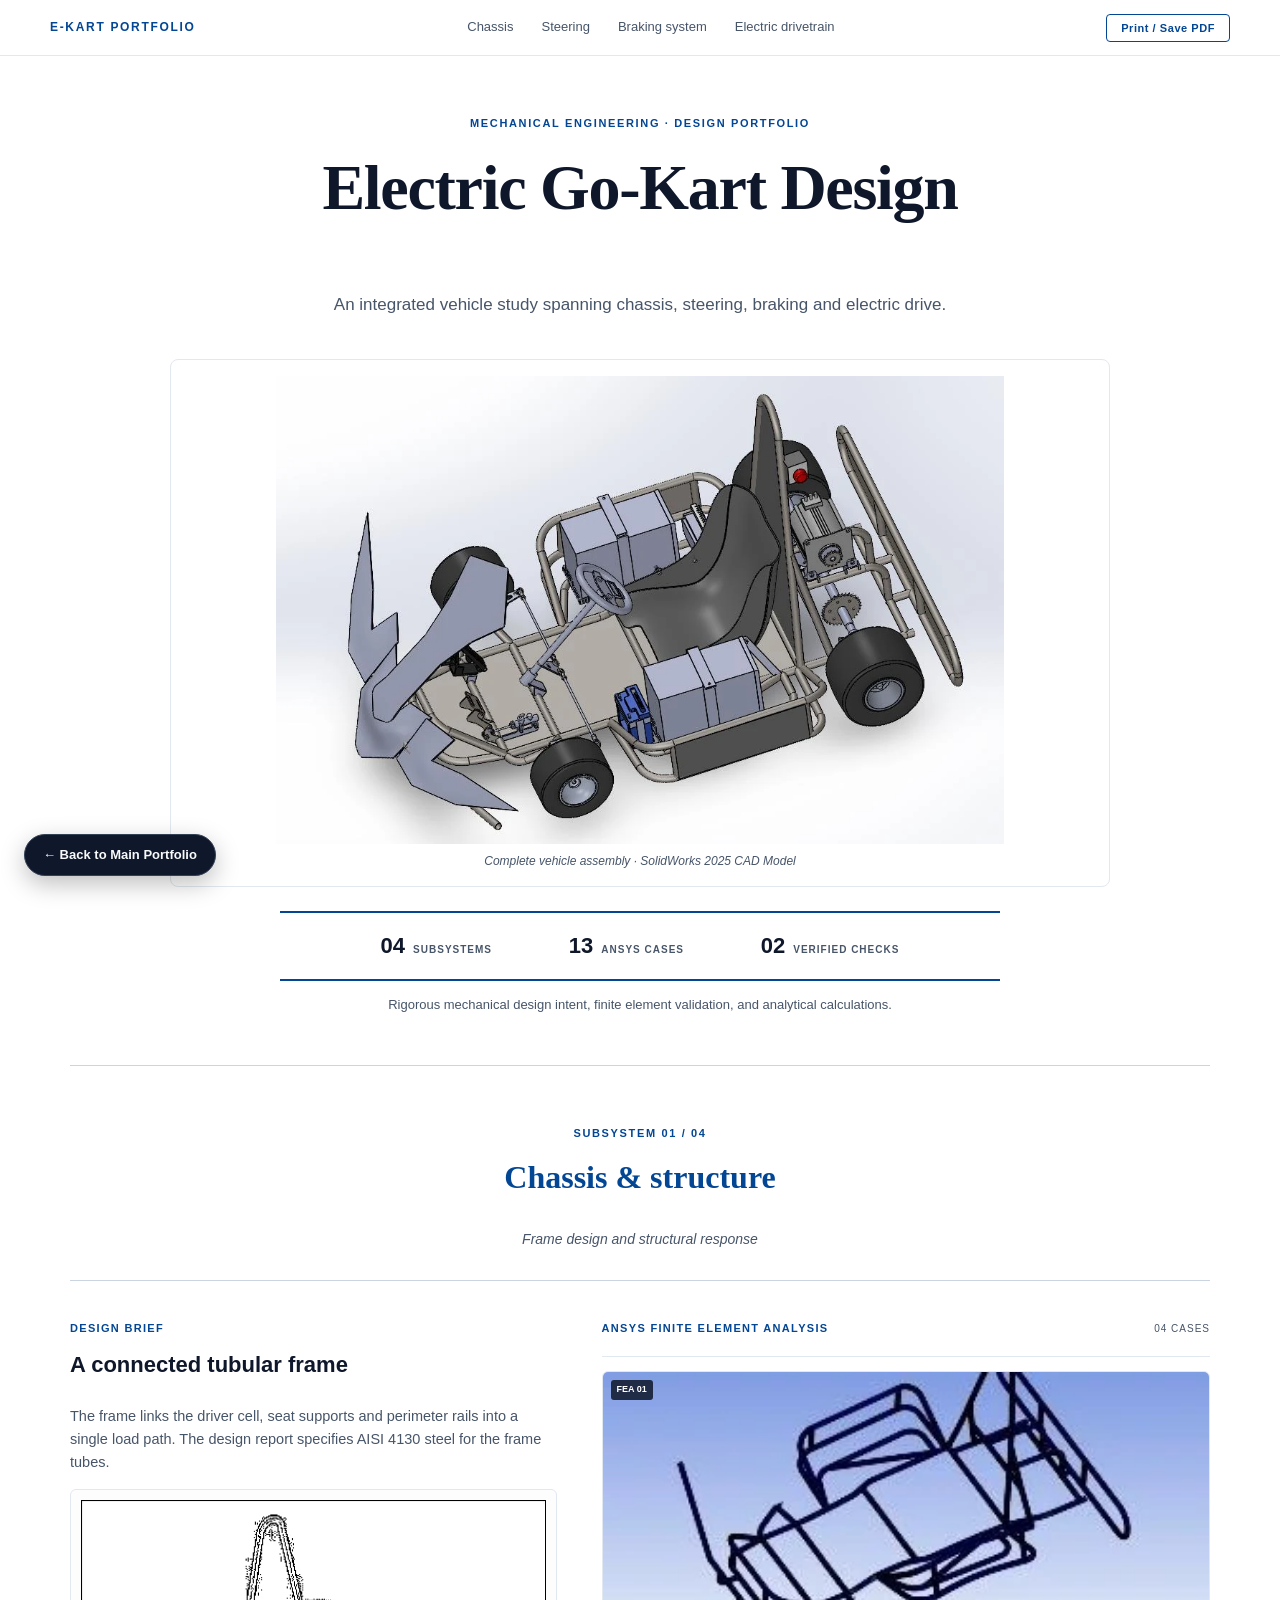
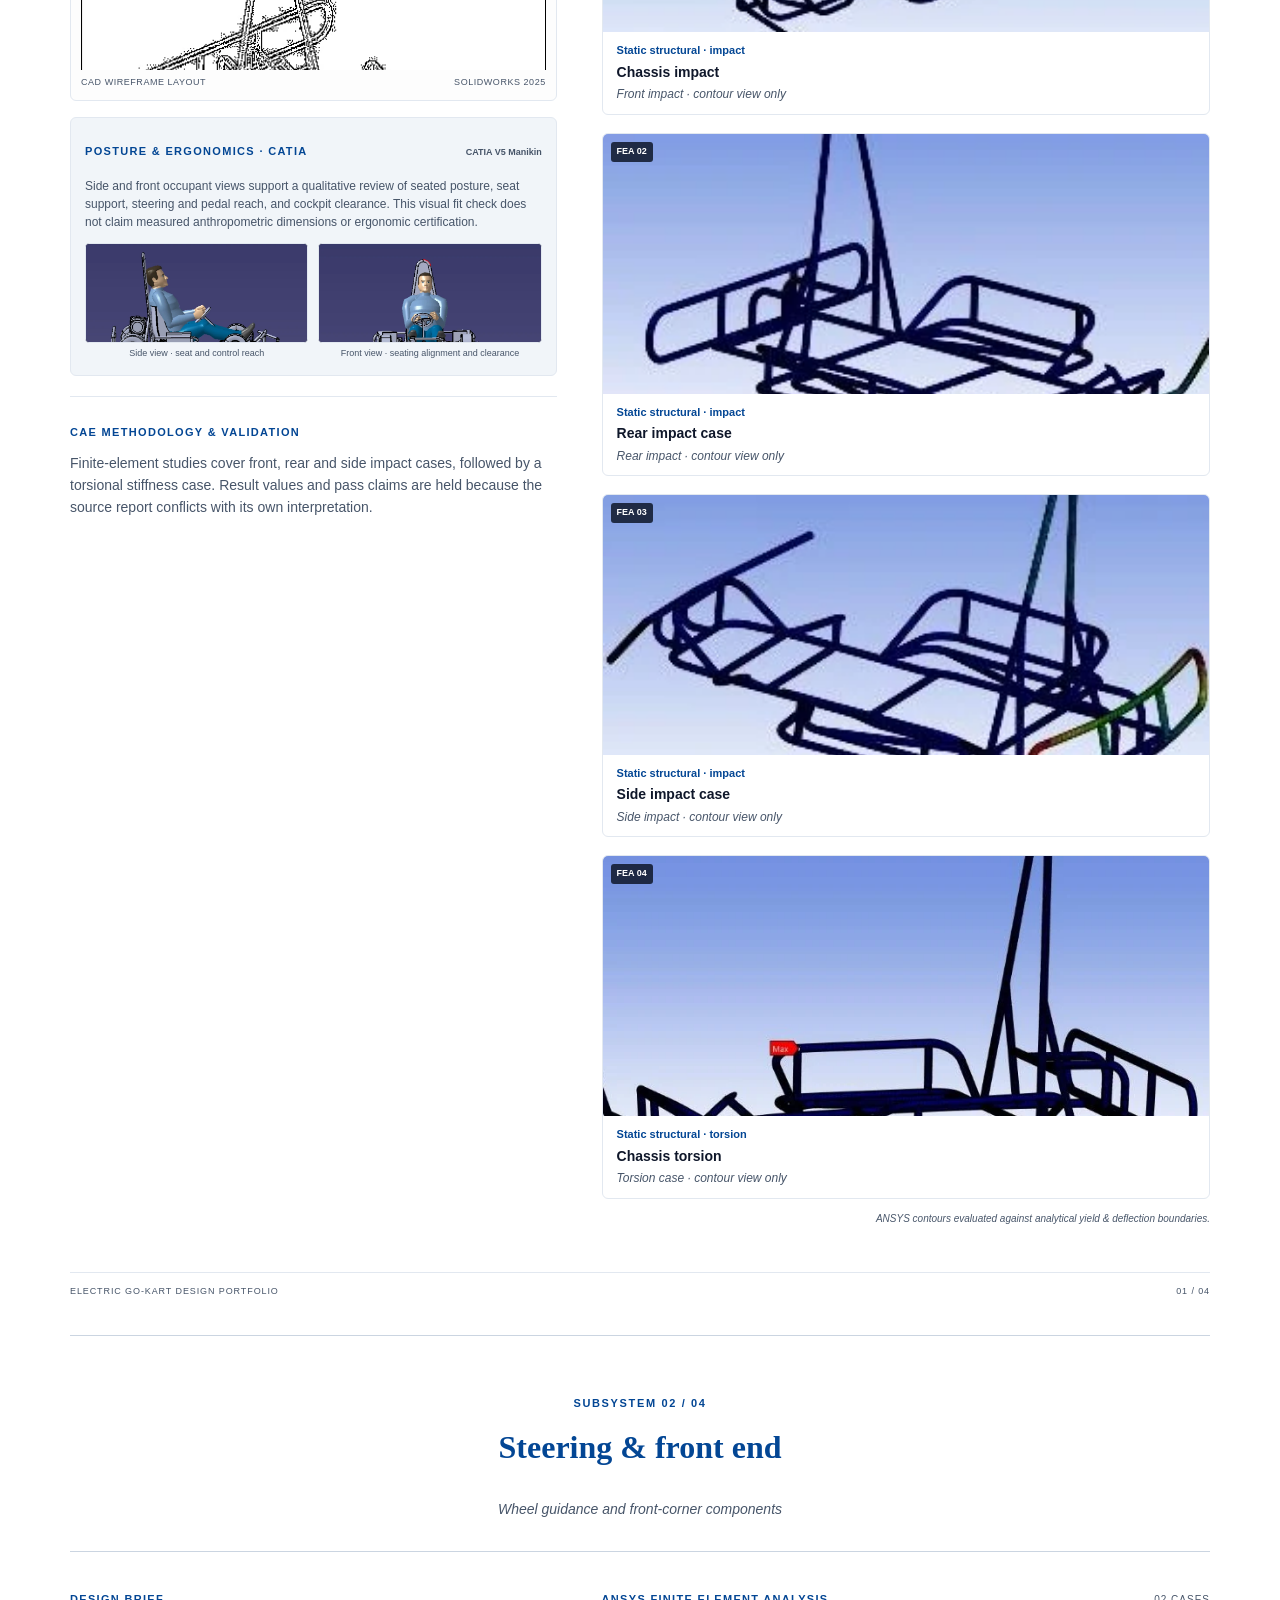
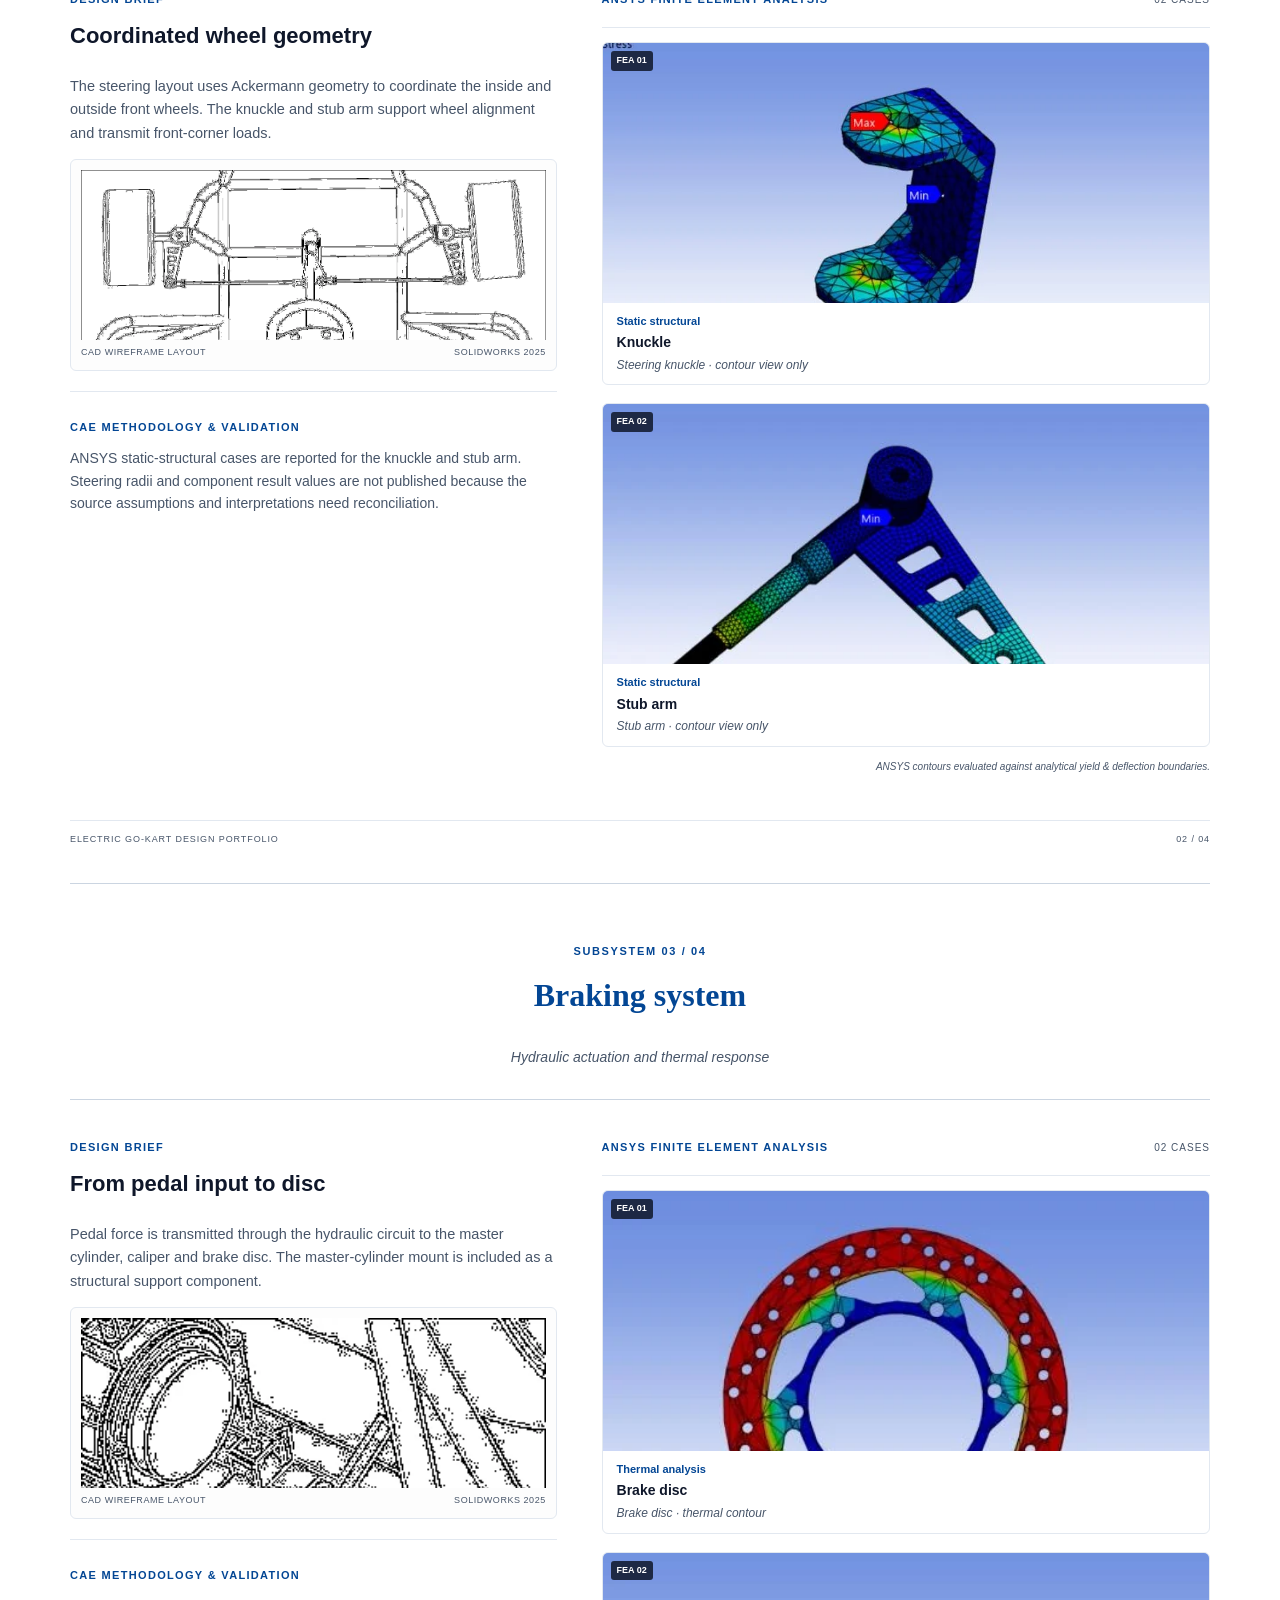
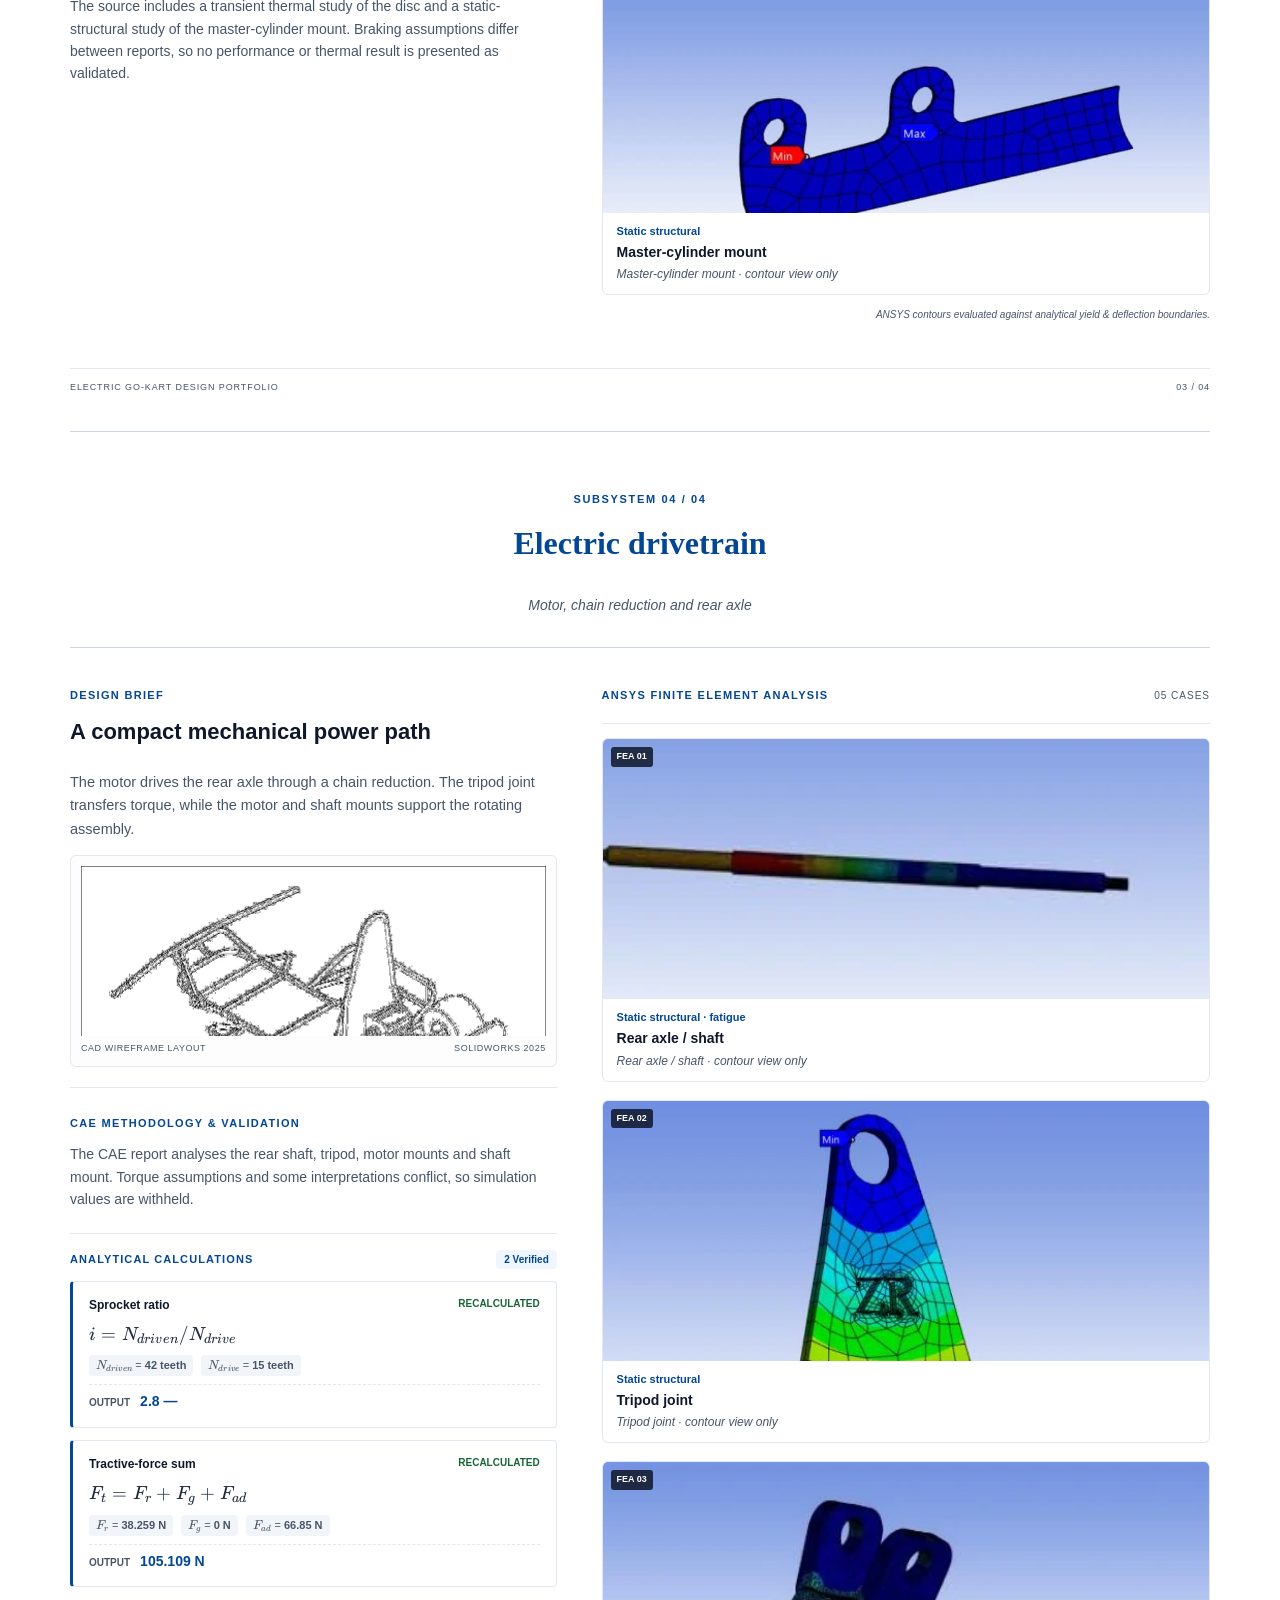
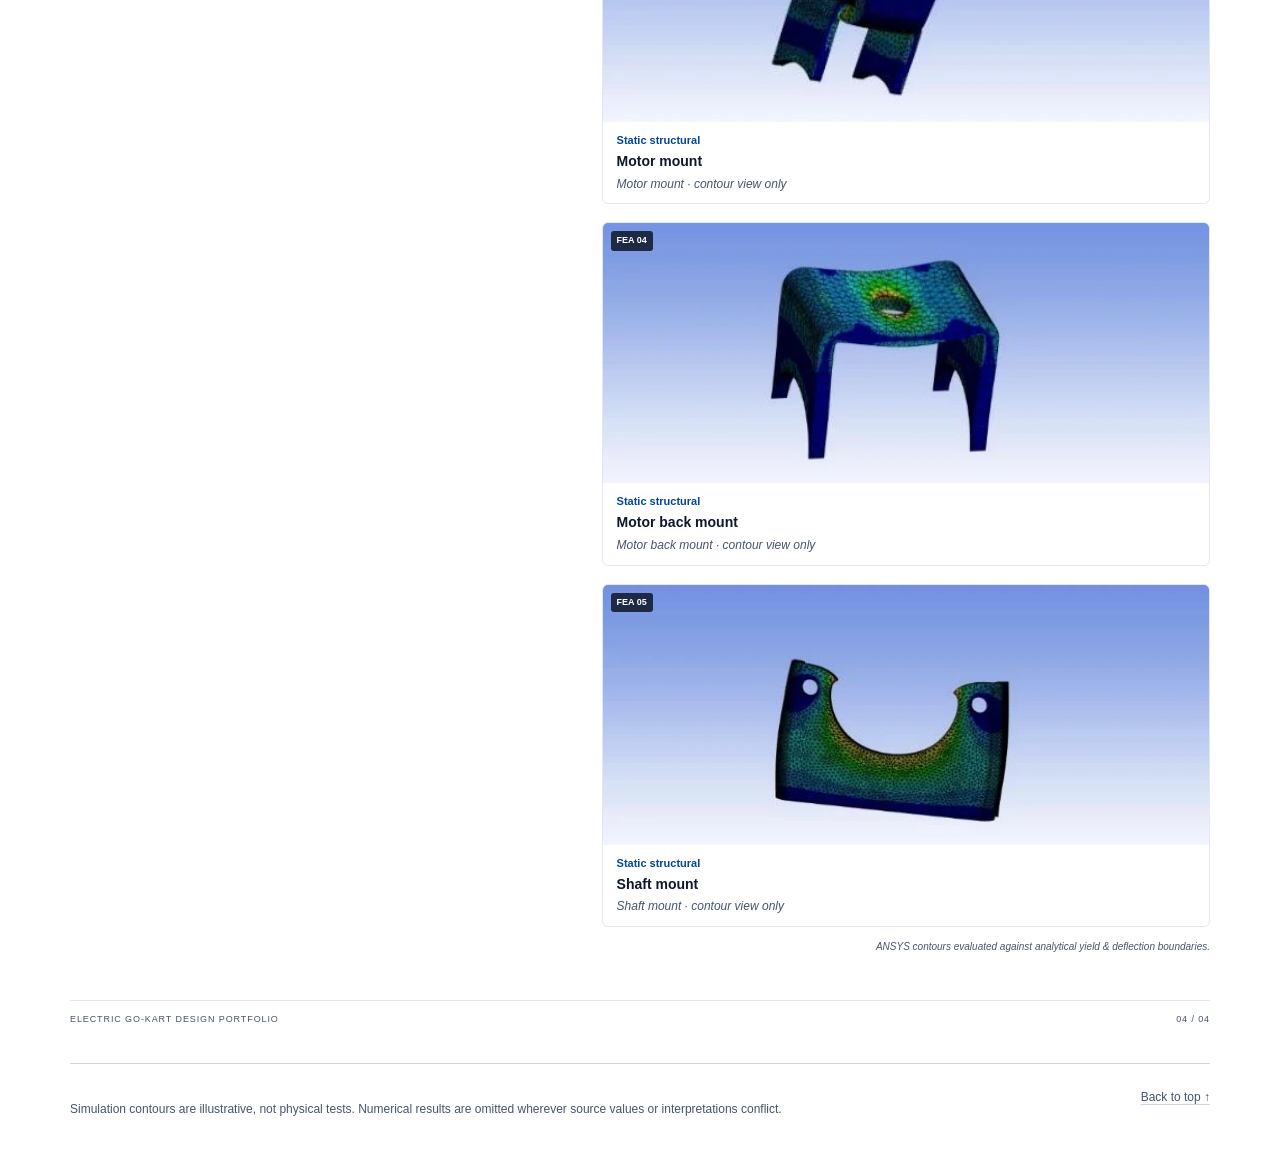
<file: design/index.html>
<!doctype html>
<html lang="en">
  <head>
    <meta charset="UTF-8" />
    <base href="/design/" />
    <link rel="icon" type="image/svg+xml" href="/design/favicon.svg" />
    <meta name="viewport" content="width=device-width, initial-scale=1.0" />
    <meta name="description" content="A concise electric go-kart engineering portfolio with subsystem design briefs, ANSYS simulation contours, and calculation checks." />
    <meta name="theme-color" content="#ffffff" />
    <title>Electric Go-Kart | Mechanical Design Portfolio</title>
    <script type="module" crossorigin src="/design/assets/index-CYyKURqA.js"></script>
    <link rel="stylesheet" crossorigin href="/design/assets/index-D1KHJE6W.css">
    <style>
      .back-to-main-btn {
        position: fixed;
        bottom: 24px;
        left: 24px;
        z-index: 9999;
        display: inline-flex;
        align-items: center;
        gap: 8px;
        background: #0f172a;
        color: #f8fafc;
        border: 1px solid #334155;
        border-radius: 999px;
        padding: 10px 18px;
        font-family: -apple-system, BlinkMacSystemFont, "Segoe UI", Roboto, sans-serif;
        font-size: 13px;
        font-weight: 600;
        text-decoration: none;
        box-shadow: 0 8px 24px rgba(0,0,0,0.25);
        transition: transform 0.15s, background 0.15s;
      }
      .back-to-main-btn:hover {
        background: #1e293b;
        transform: translateY(-2px);
        color: #fff;
      }
    </style>
  </head>
  <body>
    <a href="/" class="back-to-main-btn">← Back to Main Portfolio</a>
    <div id="app"></div>
  </body>
</html>
</file>
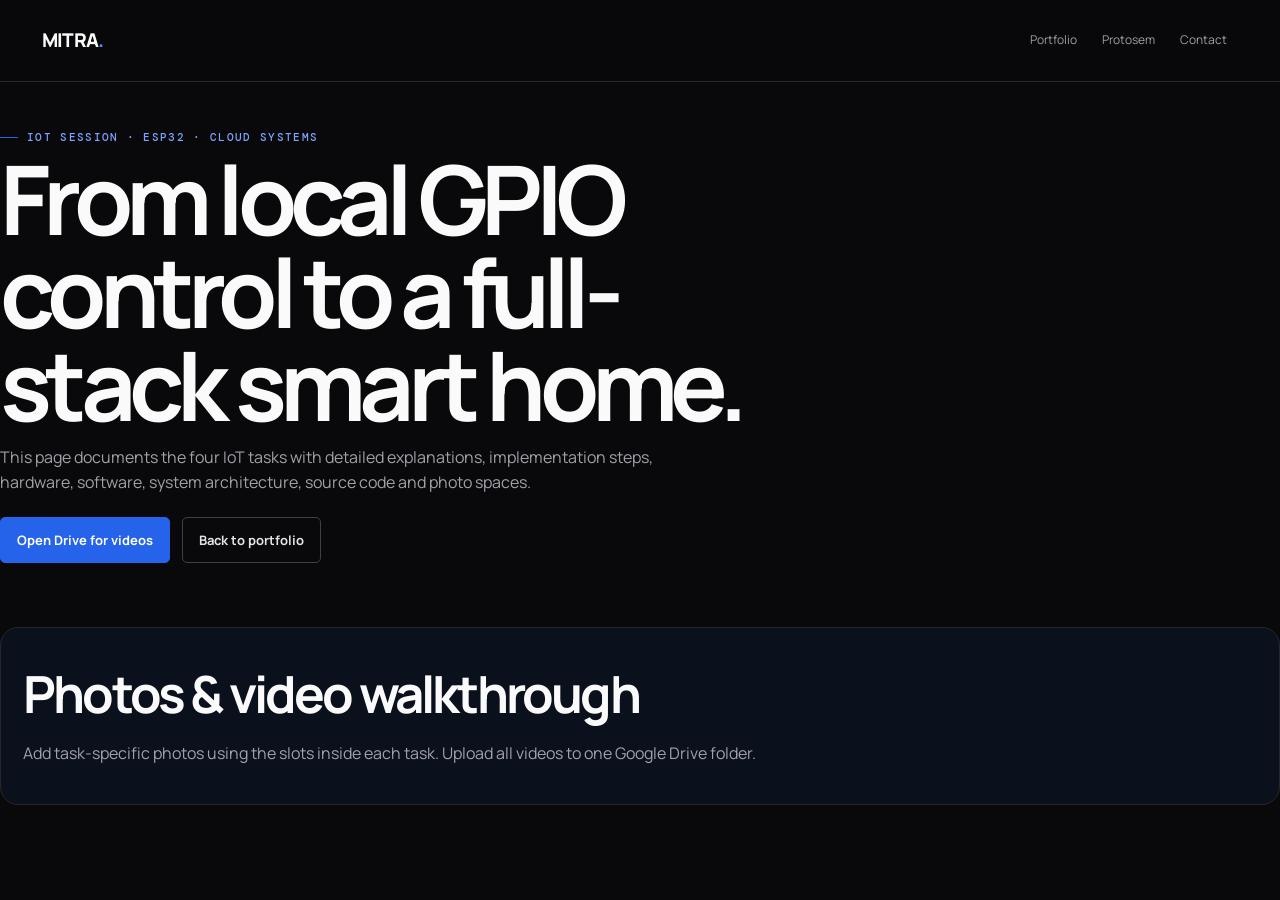
<file: iot-session.html>
<!doctype html>
<html lang="en">
  <head>
    <meta charset="UTF-8" />
    <meta name="viewport" content="width=device-width, initial-scale=1.0" />
    <meta name="description" content="Mitra B's IoT Session — ESP32, MQTT, Firebase and smart-home engineering tasks." />
    <title>IoT Session — Mitra B</title>
    <link rel="stylesheet" href="styles.css" />
    <style>
      .iot-page { padding: 48px 0 80px; }
      .iot-hero { max-width: 760px; margin-bottom: 34px; }
      .iot-hero h1 { margin: 8px 0 14px; }
      .iot-hero p, .iot-task-chooser p { color: var(--muted); max-width: 680px; }
      .iot-actions { display:flex; flex-wrap:wrap; gap:12px; margin-top:22px; }
      .iot-task-chooser { margin: 0 0 24px; padding: 24px; border: 1px solid var(--line); border-radius: 18px; background: var(--card); }
      .iot-task-chooser h2 { margin: 0 0 8px; }
      .iot-task-buttons { display: grid; grid-template-columns: repeat(4, minmax(0, 1fr)); gap: 12px; margin-top: 18px; }
      .iot-task-button { min-height: 112px; padding: 16px; border: 1px solid var(--line); border-radius: 14px; background: transparent; color: var(--text); text-align: left; cursor: pointer; transition: .2s ease; }
      .iot-task-button:hover, .iot-task-button.active { border-color: var(--blue); background: rgba(37,99,235,.12); transform: translateY(-2px); }
      .iot-task-button span, .iot-task-button strong, .iot-task-button em { display: block; }
      .iot-task-button span { color: var(--blue); font: 12px var(--mono); }
      .iot-task-button strong { margin: 10px 0; }
      .iot-task-button em { color: var(--muted); font-size: .85rem; font-style: normal; }
      .iot-grid { display:grid; grid-template-columns:1fr; gap:18px; }
      .iot-card { background:var(--card); border:1px solid var(--line); border-radius:18px; padding:24px; }
      .iot-card h2 { margin:6px 0 10px; font-size:1.3rem; }
      .iot-card h3 { margin:24px 0 8px; color:var(--blue); font-size:1rem; }
      .iot-card p, .iot-card li { color:var(--muted); }
      .iot-card summary { cursor:pointer; color:var(--text); font-weight:700; margin-top:20px; }
      .iot-code { overflow:auto; padding:16px; border-radius:12px; background:#050507; color:#dbeafe; font:12px/1.55 var(--mono); white-space:pre; }
      .iot-warning { margin-top:18px; padding:14px; border-left:3px solid #f59e0b; border-radius:8px; background:rgba(245,158,11,.1); color:#fde68a; }
      .photo-box { display:grid; grid-template-columns:repeat(2,minmax(0,1fr)); gap:10px; margin-top:14px; }
      .photo-slot { min-height:90px; border:1px dashed #3f3f46; border-radius:12px; display:flex; flex-direction:column; align-items:center; justify-content:center; gap:8px; color:var(--muted); text-align:center; padding:10px; }
      .photo-slot img { max-width:100%; max-height:150px; border-radius:8px; object-fit:cover; }
      .photo-slot button { border:0; background:transparent; color:var(--accent); cursor:pointer; font:inherit; }
      .video-box { margin:30px 0 0; padding:22px; border:1px solid var(--line); border-radius:18px; background:rgba(37,99,235,.08); }
      .video-box p { color:var(--muted); }
      @media(max-width:800px){.iot-task-buttons{grid-template-columns:repeat(2,minmax(0,1fr))}.iot-page{padding:30px 20px 60px}.photo-box{grid-template-columns:1fr}}
      @media(max-width:480px){.iot-task-buttons{grid-template-columns:1fr}}
    </style>
  </head>
  <body>
    <header class="topbar shell">
      <a class="brand" href="./">MITRA<span>.</span></a>
      <nav class="nav">
        <a href="./">Portfolio</a>
        <a href="/protosem">Protosem</a>
        <a href="/contact">Contact</a>
      </nav>
    </header>
    <main class="iot-page shell">
      <section class="iot-hero">
        <div class="eyebrow">IoT Session · ESP32 · Cloud Systems</div>
        <h1>From local GPIO control to a full-stack smart home.</h1>
        <p>This page documents the four IoT tasks with detailed explanations, implementation steps, hardware, software, system architecture, source code and photo spaces.</p>
        <div class="iot-actions">
          <a class="button primary" href="https://drive.google.com/" target="_blank" rel="noreferrer">Open Drive for videos</a>
          <a class="button" href="./">Back to portfolio</a>
        </div>
      </section>
      <section id="iot-tasks" class="iot-grid" aria-label="IoT tasks"></section>
      <section class="video-box">
        <h2>Photos &amp; video walkthrough</h2>
        <p>Add task-specific photos using the slots inside each task. Upload all videos to one Google Drive folder.</p>
      </section>
    </main>
    <script src="iot-session.js"></script>
    <script src="iot-controls.js"></script>
  </body>
</html>
</file>
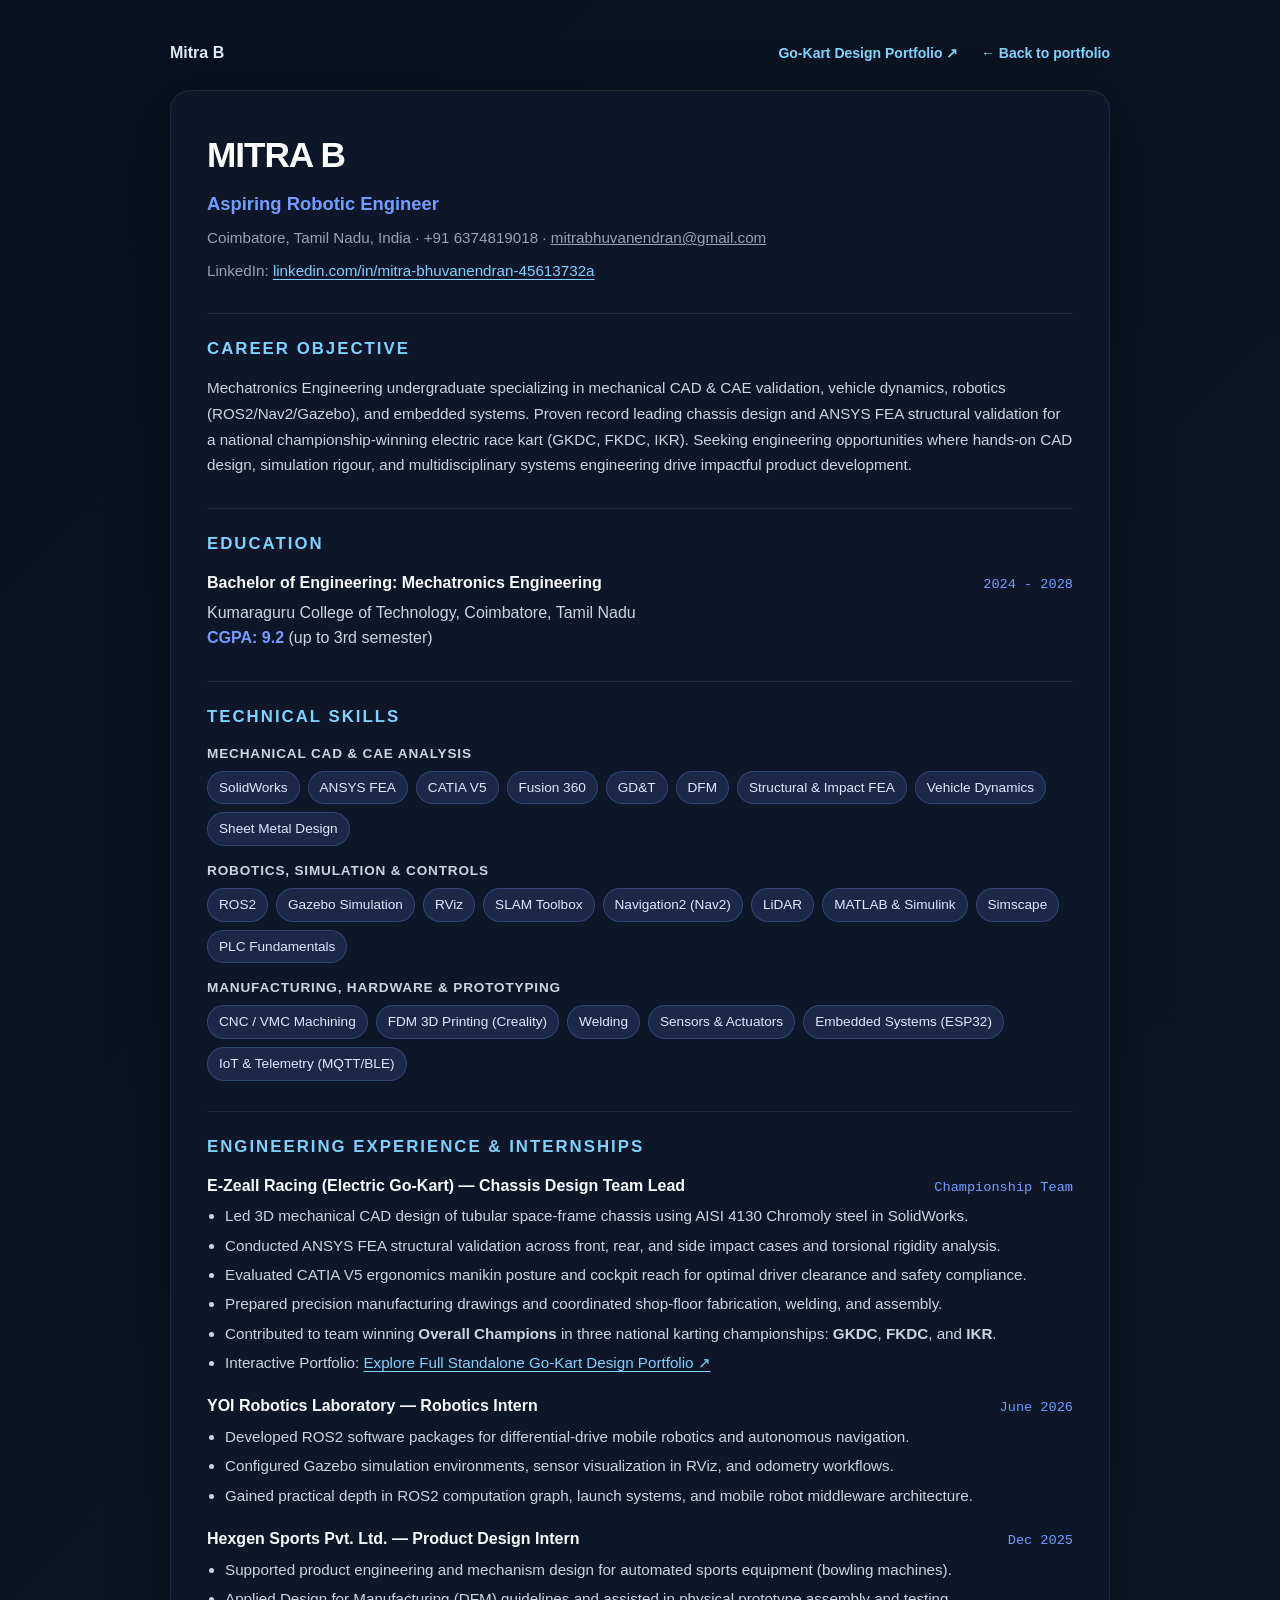
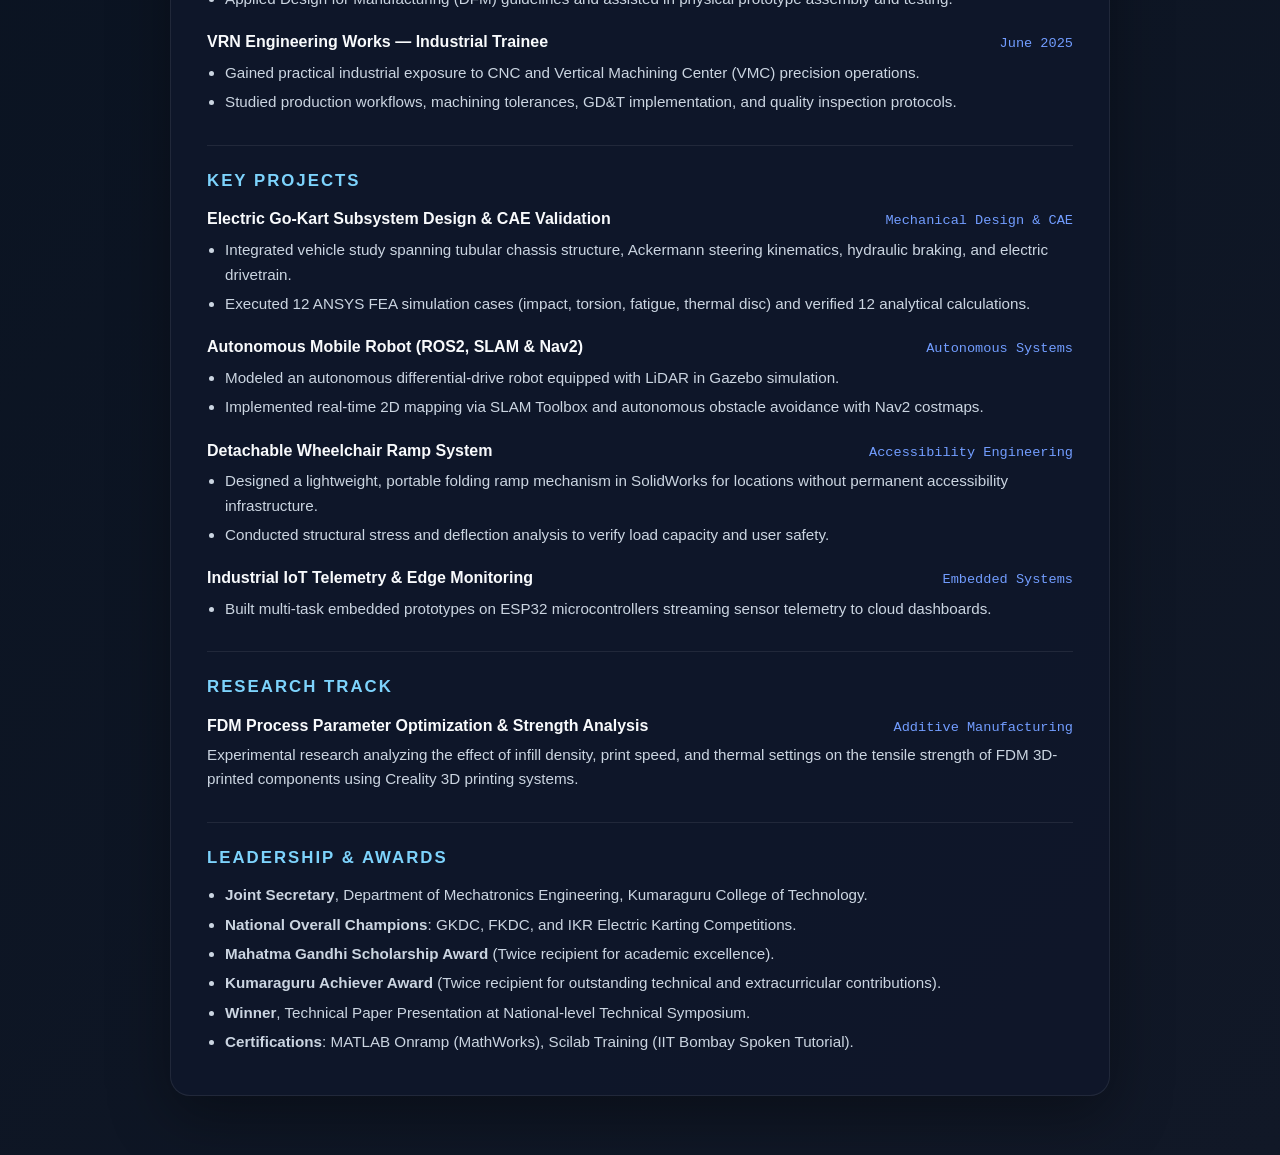
<file: resume.html>
<!DOCTYPE html>
<html lang="en">
  <head>
    <meta charset="UTF-8" />
    <meta name="viewport" content="width=device-width, initial-scale=1.0" />
    <title>Mitra B - Resume</title>
    <style>
      :root {
        color-scheme: light;
        --bg: #07111f;
        --panel: #0f172a;
        --text: #e2e8f0;
        --muted: #94a3b8;
        --accent: #729dff;
        --accent-2: #7dd3fc;
        --line: rgba(255, 255, 255, 0.08);
      }
      * { box-sizing: border-box; }
      body {
        margin: 0;
        font-family: Inter, Arial, sans-serif;
        background: linear-gradient(135deg, var(--bg), #111827);
        color: var(--text);
        line-height: 1.6;
      }
      .wrap {
        max-width: 980px;
        margin: 0 auto;
        padding: 40px 20px 60px;
      }
      .topbar {
        display: flex;
        justify-content: space-between;
        align-items: center;
        margin-bottom: 24px;
      }
      .topbar a {
        color: var(--accent-2);
        text-decoration: none;
        font-weight: 600;
        font-size: 14px;
      }
      .topbar a:hover {
        text-decoration: underline;
      }
      .card {
        background: rgba(15, 23, 42, 0.94);
        border: 1px solid var(--line);
        border-radius: 20px;
        padding: 36px;
        box-shadow: 0 20px 60px rgba(0, 0, 0, 0.35);
      }
      h1, h2, h3, h4 { margin: 0 0 6px; }
      .name { font-size: 2.2rem; letter-spacing: -0.03em; color: #fff; }
      .title { color: var(--accent); font-weight: 700; font-size: 1.15rem; margin-top: 2px; }
      .contact { color: var(--muted); margin-top: 8px; font-size: 0.95rem; }
      .section { margin-top: 30px; border-top: 1px solid var(--line); padding-top: 22px; }
      .section h2 { font-size: 1.05rem; text-transform: uppercase; letter-spacing: 0.12em; color: var(--accent-2); margin-bottom: 12px; }
      .skill-group { margin-bottom: 14px; }
      .skill-label { font-size: 0.85rem; font-weight: 600; color: #cbd5e1; text-transform: uppercase; letter-spacing: 0.06em; margin-bottom: 6px; }
      .pill-row { display: flex; flex-wrap: wrap; gap: 8px; }
      .pill {
        background: rgba(114, 157, 255, 0.14);
        border: 1px solid rgba(114, 157, 255, 0.25);
        color: #dbeafe;
        padding: 5px 11px;
        border-radius: 999px;
        font-size: 0.85rem;
      }
      .item { margin-bottom: 18px; }
      .item-header { display: flex; justify-content: space-between; align-items: baseline; flex-wrap: wrap; gap: 4px; }
      .item-title { font-size: 1rem; font-weight: 700; color: #f8fafc; }
      .item-meta { font-size: 0.85rem; color: var(--accent); font-family: monospace; }
      ul { padding-left: 18px; margin: 6px 0 0; }
      li { margin-bottom: 5px; font-size: 0.95rem; color: #cbd5e1; }
      .muted { color: var(--muted); }
      a.inline-link { color: var(--accent-2); text-decoration: underline; text-underline-offset: 3px; }
      a.inline-link:hover { color: #fff; }
      @media (max-width: 700px) {
        .card { padding: 22px; }
        .item-header { flex-direction: column; }
      }
    </style>
  </head>
  <body>
    <div class="wrap">
      <div class="topbar">
        <strong>Mitra B</strong>
        <div>
          <a href="/design/index.html" style="margin-right:18px">Go-Kart Design Portfolio ↗</a>
          <a href="/">← Back to portfolio</a>
        </div>
      </div>

      <div class="card">
        <h1 class="name">MITRA B</h1>
        <div class="title">Aspiring Robotic Engineer</div>
        <div class="contact">Coimbatore, Tamil Nadu, India · +91 6374819018 · <a href="mailto:mitrabhuvanendran@gmail.com" style="color:inherit">mitrabhuvanendran@gmail.com</a></div>
        <div class="contact">LinkedIn: <a href="https://www.linkedin.com/in/mitra-bhuvanendran-45613732a" target="_blank" rel="noreferrer" class="inline-link">linkedin.com/in/mitra-bhuvanendran-45613732a</a></div>

        <div class="section">
          <h2>Career Objective</h2>
          <p style="margin:0;color:#cbd5e1;font-size:0.95rem;line-height:1.7">Mechatronics Engineering undergraduate specializing in mechanical CAD &amp; CAE validation, vehicle dynamics, robotics (ROS2/Nav2/Gazebo), and embedded systems. Proven record leading chassis design and ANSYS FEA structural validation for a national championship-winning electric race kart (GKDC, FKDC, IKR). Seeking engineering opportunities where hands-on CAD design, simulation rigour, and multidisciplinary systems engineering drive impactful product development.</p>
        </div>

        <div class="section">
          <h2>Education</h2>
          <div class="item">
            <div class="item-header">
              <span class="item-title">Bachelor of Engineering: Mechatronics Engineering</span>
              <span class="item-meta">2024 - 2028</span>
            </div>
            <p style="margin:4px 0 0;color:#cbd5e1">Kumaraguru College of Technology, Coimbatore, Tamil Nadu<br><strong style="color:var(--accent)">CGPA: 9.2</strong> (up to 3rd semester)</p>
          </div>
        </div>

        <div class="section">
          <h2>Technical Skills</h2>
          <div class="skill-group">
            <div class="skill-label">Mechanical CAD &amp; CAE Analysis</div>
            <div class="pill-row">
              <span class="pill">SolidWorks</span>
              <span class="pill">ANSYS FEA</span>
              <span class="pill">CATIA V5</span>
              <span class="pill">Fusion 360</span>
              <span class="pill">GD&amp;T</span>
              <span class="pill">DFM</span>
              <span class="pill">Structural &amp; Impact FEA</span>
              <span class="pill">Vehicle Dynamics</span>
              <span class="pill">Sheet Metal Design</span>
            </div>
          </div>
          <div class="skill-group" style="margin-top:14px">
            <div class="skill-label">Robotics, Simulation &amp; Controls</div>
            <div class="pill-row">
              <span class="pill">ROS2</span>
              <span class="pill">Gazebo Simulation</span>
              <span class="pill">RViz</span>
              <span class="pill">SLAM Toolbox</span>
              <span class="pill">Navigation2 (Nav2)</span>
              <span class="pill">LiDAR</span>
              <span class="pill">MATLAB &amp; Simulink</span>
              <span class="pill">Simscape</span>
              <span class="pill">PLC Fundamentals</span>
            </div>
          </div>
          <div class="skill-group" style="margin-top:14px">
            <div class="skill-label">Manufacturing, Hardware &amp; Prototyping</div>
            <div class="pill-row">
              <span class="pill">CNC / VMC Machining</span>
              <span class="pill">FDM 3D Printing (Creality)</span>
              <span class="pill">Welding</span>
              <span class="pill">Sensors &amp; Actuators</span>
              <span class="pill">Embedded Systems (ESP32)</span>
              <span class="pill">IoT &amp; Telemetry (MQTT/BLE)</span>
            </div>
          </div>
        </div>

        <div class="section">
          <h2>Engineering Experience &amp; Internships</h2>

          <div class="item">
            <div class="item-header">
              <span class="item-title">E-Zeall Racing (Electric Go-Kart) — Chassis Design Team Lead</span>
              <span class="item-meta">Championship Team</span>
            </div>
            <ul>
              <li>Led 3D mechanical CAD design of tubular space-frame chassis using AISI 4130 Chromoly steel in SolidWorks.</li>
              <li>Conducted ANSYS FEA structural validation across front, rear, and side impact cases and torsional rigidity analysis.</li>
              <li>Evaluated CATIA V5 ergonomics manikin posture and cockpit reach for optimal driver clearance and safety compliance.</li>
              <li>Prepared precision manufacturing drawings and coordinated shop-floor fabrication, welding, and assembly.</li>
              <li>Contributed to team winning <strong>Overall Champions</strong> in three national karting championships: <strong>GKDC</strong>, <strong>FKDC</strong>, and <strong>IKR</strong>.</li>
              <li>Interactive Portfolio: <a href="/design/index.html" class="inline-link">Explore Full Standalone Go-Kart Design Portfolio ↗</a></li>
            </ul>
          </div>

          <div class="item">
            <div class="item-header">
              <span class="item-title">YOI Robotics Laboratory — Robotics Intern</span>
              <span class="item-meta">June 2026</span>
            </div>
            <ul>
              <li>Developed ROS2 software packages for differential-drive mobile robotics and autonomous navigation.</li>
              <li>Configured Gazebo simulation environments, sensor visualization in RViz, and odometry workflows.</li>
              <li>Gained practical depth in ROS2 computation graph, launch systems, and mobile robot middleware architecture.</li>
            </ul>
          </div>

          <div class="item">
            <div class="item-header">
              <span class="item-title">Hexgen Sports Pvt. Ltd. — Product Design Intern</span>
              <span class="item-meta">Dec 2025</span>
            </div>
            <ul>
              <li>Supported product engineering and mechanism design for automated sports equipment (bowling machines).</li>
              <li>Applied Design for Manufacturing (DFM) guidelines and assisted in physical prototype assembly and testing.</li>
            </ul>
          </div>

          <div class="item">
            <div class="item-header">
              <span class="item-title">VRN Engineering Works — Industrial Trainee</span>
              <span class="item-meta">June 2025</span>
            </div>
            <ul>
              <li>Gained practical industrial exposure to CNC and Vertical Machining Center (VMC) precision operations.</li>
              <li>Studied production workflows, machining tolerances, GD&amp;T implementation, and quality inspection protocols.</li>
            </ul>
          </div>
        </div>

        <div class="section">
          <h2>Key Projects</h2>

          <div class="item">
            <div class="item-header">
              <span class="item-title">Electric Go-Kart Subsystem Design &amp; CAE Validation</span>
              <span class="item-meta">Mechanical Design &amp; CAE</span>
            </div>
            <ul>
              <li>Integrated vehicle study spanning tubular chassis structure, Ackermann steering kinematics, hydraulic braking, and electric drivetrain.</li>
              <li>Executed 12 ANSYS FEA simulation cases (impact, torsion, fatigue, thermal disc) and verified 12 analytical calculations.</li>
            </ul>
          </div>

          <div class="item">
            <div class="item-header">
              <span class="item-title">Autonomous Mobile Robot (ROS2, SLAM &amp; Nav2)</span>
              <span class="item-meta">Autonomous Systems</span>
            </div>
            <ul>
              <li>Modeled an autonomous differential-drive robot equipped with LiDAR in Gazebo simulation.</li>
              <li>Implemented real-time 2D mapping via SLAM Toolbox and autonomous obstacle avoidance with Nav2 costmaps.</li>
            </ul>
          </div>

          <div class="item">
            <div class="item-header">
              <span class="item-title">Detachable Wheelchair Ramp System</span>
              <span class="item-meta">Accessibility Engineering</span>
            </div>
            <ul>
              <li>Designed a lightweight, portable folding ramp mechanism in SolidWorks for locations without permanent accessibility infrastructure.</li>
              <li>Conducted structural stress and deflection analysis to verify load capacity and user safety.</li>
            </ul>
          </div>

          <div class="item">
            <div class="item-header">
              <span class="item-title">Industrial IoT Telemetry &amp; Edge Monitoring</span>
              <span class="item-meta">Embedded Systems</span>
            </div>
            <ul>
              <li>Built multi-task embedded prototypes on ESP32 microcontrollers streaming sensor telemetry to cloud dashboards.</li>
            </ul>
          </div>
        </div>

        <div class="section">
          <h2>Research Track</h2>
          <div class="item">
            <div class="item-header">
              <span class="item-title">FDM Process Parameter Optimization &amp; Strength Analysis</span>
              <span class="item-meta">Additive Manufacturing</span>
            </div>
            <p style="margin:4px 0 0;color:#cbd5e1;font-size:0.95rem">Experimental research analyzing the effect of infill density, print speed, and thermal settings on the tensile strength of FDM 3D-printed components using Creality 3D printing systems.</p>
          </div>
        </div>

        <div class="section">
          <h2>Leadership &amp; Awards</h2>
          <ul>
            <li><strong>Joint Secretary</strong>, Department of Mechatronics Engineering, Kumaraguru College of Technology.</li>
            <li><strong>National Overall Champions</strong>: GKDC, FKDC, and IKR Electric Karting Competitions.</li>
            <li><strong>Mahatma Gandhi Scholarship Award</strong> (Twice recipient for academic excellence).</li>
            <li><strong>Kumaraguru Achiever Award</strong> (Twice recipient for outstanding technical and extracurricular contributions).</li>
            <li><strong>Winner</strong>, Technical Paper Presentation at National-level Technical Symposium.</li>
            <li><strong>Certifications</strong>: MATLAB Onramp (MathWorks), Scilab Training (IIT Bombay Spoken Tutorial).</li>
          </ul>
        </div>
      </div>
    </div>
  </body>
</html>
</file>
<file: design/assets/index-D1KHJE6W.css>
:root{color:#1e293b;font-synthesis:none;text-rendering:optimizelegibility;-webkit-font-smoothing:antialiased;--ink:#0f172a;--muted:#475569;--rule:#cbd5e1;--soft-rule:#e2e8f0;--paper:#fff;--field:#f1f5f9;--accent:#034694;--accent-light:#eff6ff;--success:#166534;box-sizing:border-box;background:#f8fafc;font-family:-apple-system,BlinkMacSystemFont,Segoe UI,Roboto,Helvetica Neue,Arial,sans-serif}*,:before,:after{box-sizing:inherit}html{scroll-behavior:smooth;min-width:320px;scroll-padding-top:74px}body{background:var(--paper);min-width:320px;color:var(--ink);margin:0;font-size:15px;line-height:1.55}a{color:inherit;-webkit-text-decoration-color:var(--rule);text-decoration-color:var(--rule);text-underline-offset:3px}a:hover{color:var(--accent)}img{max-width:100%;display:block}figure{margin:0}.site-header{z-index:50;border-bottom:1px solid var(--soft-rule);-webkit-backdrop-filter:blur(8px);backdrop-filter:blur(8px);background:#fffffff5;justify-content:space-between;align-items:center;gap:18px;min-height:56px;padding:0 max(28px,50vw - 590px);display:flex;position:sticky;top:0}.brand{color:var(--accent);letter-spacing:.14em;flex:none;font-size:12px;font-weight:800;text-decoration:none}.site-header nav{white-space:nowrap;align-items:center;gap:clamp(12px,2.3vw,28px);display:flex;overflow-x:auto}.site-header nav a{color:var(--muted);font-size:13px;font-weight:500;text-decoration:none}.print-button{border:1px solid var(--accent);color:var(--accent);cursor:pointer;letter-spacing:.05em;background:0 0;border-radius:4px;padding:7px 14px;font-size:11px;font-weight:600;transition:all .15s}.print-button:hover{background:var(--accent);color:#fff}.page-section,.portfolio-footer{width:min(1140px,100% - 48px);margin-inline:auto}.cover{text-align:center;flex-direction:column;justify-content:center;align-items:center;min-height:calc(100vh - 56px);padding:48px 0 36px;display:flex}.cover-eyebrow,.section-number{color:var(--accent);letter-spacing:.15em;text-transform:uppercase;font-size:11px;font-weight:700}.cover h1{color:var(--ink);letter-spacing:-.02em;margin-top:10px;font-family:Georgia,serif;font-size:clamp(38px,5.5vw,64px);font-weight:700;line-height:1.1}.cover-description{max-width:680px;color:var(--muted);margin-top:14px;font-size:17px;line-height:1.6}.cover-image{border:1px solid var(--soft-rule);background:#fff;border-radius:8px;width:min(940px,98%);margin-top:24px;padding:16px}.cover-image img{object-fit:contain;width:100%;max-height:52vh}.cover-image figcaption{color:var(--muted);margin-top:8px;font-size:12px;font-style:italic}.cover-summary{border-top:2px solid var(--accent);border-bottom:2px solid var(--accent);justify-content:center;gap:clamp(28px,6vw,80px);width:min(720px,100%);margin-top:24px;padding:16px 0;font-size:22px;font-weight:700;display:flex}.cover-summary span{align-items:baseline;gap:8px;display:flex}.cover-summary small{color:var(--muted);letter-spacing:.1em;font-size:10px;font-weight:600}.cover-note{color:var(--muted);margin-top:14px;font-size:13px}.subsystem{border-top:1px solid var(--rule);padding-top:48px;padding-bottom:36px}.subsystem-heading{border-bottom:1px solid var(--rule);text-align:center;padding-bottom:16px}.subsystem-heading h2{color:var(--accent);margin-top:6px;font-family:Georgia,serif;font-size:32px;font-weight:700}.subsystem-heading>p:last-child{color:var(--muted);margin-top:4px;font-size:14px;font-style:italic}.subsystem-layout{grid-template-columns:minmax(320px,1fr) minmax(0,1.25fr);align-items:start;gap:clamp(24px,3.5vw,48px);padding:28px 0 20px;display:grid}.subheading{color:var(--accent);letter-spacing:.12em;text-transform:uppercase;font-size:11px;font-weight:700}.design-brief h3{color:var(--ink);margin-top:6px;font-size:22px;font-weight:700}.brief-text{color:var(--muted);margin-top:8px;font-size:14.5px;line-height:1.6}.wireframe-card{border:1px solid var(--soft-rule);background:#fdfdfd;border-radius:6px;margin-top:14px;padding:10px}.wireframe-image{background:#fff;place-items:center;height:170px;display:grid;overflow:hidden}.wireframe-image img{object-fit:contain;width:100%;height:100%}.wireframe-card figcaption{color:var(--muted);letter-spacing:.06em;text-transform:uppercase;justify-content:space-between;padding-top:6px;font-size:9px;display:flex}.ergonomics-panel{border:1px solid var(--soft-rule);background:var(--field);border-radius:6px;margin-top:16px;padding:14px}.ergonomics-heading{justify-content:space-between;align-items:baseline;display:flex}.ergonomics-heading>span{color:var(--muted);font-size:9px;font-weight:600}.ergonomics-description{color:var(--muted);margin-top:6px;font-size:12px;line-height:1.5}.ergonomics-grid{grid-template-columns:repeat(2,1fr);gap:10px;margin-top:10px;display:grid}.ergonomics-image{border:1px solid var(--soft-rule);background:#2b2d42;border-radius:4px;place-items:center;height:100px;display:grid;overflow:hidden}.ergonomics-image img{object-fit:contain;width:100%;height:100%}.ergonomics-card figcaption{color:var(--muted);text-align:center;margin-top:4px;font-size:9px}.analysis-approach{border-top:1px solid var(--soft-rule);margin-top:20px;padding-top:16px}.analysis-approach>p:last-child{color:var(--muted);margin-top:6px;font-size:14px;line-height:1.6}.calculation-section{border-top:1px solid var(--soft-rule);margin-top:22px;padding-top:16px}.section-badge-header{justify-content:space-between;align-items:center;margin-bottom:12px;display:flex}.badge-title{color:var(--accent);text-transform:uppercase;letter-spacing:.1em;font-size:11px;font-weight:700}.badge-count{background:var(--accent-light);color:var(--accent);border-radius:4px;padding:2px 8px;font-size:10px;font-weight:700}.calculation-stack{flex-direction:column;gap:12px;display:flex}.calculation-card{border:1px solid var(--soft-rule);border-left:3px solid var(--accent);background:#fff;border-radius:4px;padding:14px 16px}.calc-card-header{justify-content:space-between;margin-bottom:4px;font-size:12px;display:flex}.calc-label{color:var(--ink);font-weight:700}.calc-status{color:var(--success);text-transform:uppercase;font-size:10px;font-weight:700}.equation{color:#1e293b;margin:8px 0;font-size:16px}.calculation-inputs{flex-wrap:wrap;gap:8px;margin:6px 0;display:flex}.input-chip{background:var(--field);color:var(--muted);border-radius:4px;padding:2px 7px;font-size:11px}.calculation-result-row{border-top:1px dashed var(--soft-rule);align-items:baseline;gap:10px;margin-top:8px;padding-top:6px;display:flex}.res-tag{text-transform:uppercase;color:var(--muted);font-size:10px;font-weight:700}.calculation-result{color:var(--accent);font-size:14px;font-weight:700}.simulation-column{min-width:0}.simulation-heading{border-bottom:1px solid var(--soft-rule);justify-content:space-between;align-items:baseline;padding-bottom:8px;display:flex}.simulation-heading>span{color:var(--muted);letter-spacing:.1em;font-size:10px}.simulation-grid{flex-direction:column;gap:18px;padding-top:14px;display:flex}.simulation-card{border:1px solid var(--soft-rule);background:#fff;border-radius:6px;overflow:hidden}.simulation-image{background:var(--field);place-items:center;height:clamp(190px,22vw,260px);display:grid;position:relative;overflow:hidden}.simulation-image img{object-fit:contain;width:100%;height:100%}.sim-number-tag{color:#fff;background:#0f172ad9;border-radius:3px;padding:3px 6px;font-size:9px;font-weight:700;position:absolute;top:8px;left:8px}.simulation-card figcaption{flex-direction:column;gap:2px;padding:10px 14px;display:flex}.simulation-card figcaption strong{color:var(--ink);font-size:14px}.simulation-type{color:var(--accent);font-size:11px;font-weight:600}.simulation-caption{color:var(--muted);font-size:12px;font-style:italic}.simulation-disclaimer{color:var(--muted);text-align:right;margin-top:12px;font-size:10px;font-style:italic}.subsystem-footer{border-top:1px solid var(--soft-rule);color:var(--muted);letter-spacing:.1em;justify-content:space-between;margin-top:16px;padding-top:12px;font-size:9px;display:flex}.portfolio-footer{border-top:1px solid var(--rule);color:var(--muted);justify-content:space-between;padding:24px 0 32px;font-size:12px;display:flex}@media (width<=860px){.subsystem-layout{grid-template-columns:1fr}}@media print{.site-header,.portfolio-footer a{display:none!important}.page-section{width:100%!important}.subsystem{page-break-before:always}}@font-face{font-display:block;font-family:KaTeX_AMS;font-style:normal;font-weight:400;src:url(/design/assets/KaTeX_AMS-Regular-BQhdFMY1.woff2)format("woff2"),url(/design/assets/KaTeX_AMS-Regular-DMm9YOAa.woff)format("woff"),url(/design/assets/KaTeX_AMS-Regular-DRggAlZN.ttf)format("truetype")}@font-face{font-display:block;font-family:KaTeX_Caligraphic;font-style:normal;font-weight:700;src:url(/design/assets/KaTeX_Caligraphic-Bold-Dq_IR9rO.woff2)format("woff2"),url(/design/assets/KaTeX_Caligraphic-Bold-BEiXGLvX.woff)format("woff"),url(/design/assets/KaTeX_Caligraphic-Bold-ATXxdsX0.ttf)format("truetype")}@font-face{font-display:block;font-family:KaTeX_Caligraphic;font-style:normal;font-weight:400;src:url(/design/assets/KaTeX_Caligraphic-Regular-Di6jR-x-.woff2)format("woff2"),url(/design/assets/KaTeX_Caligraphic-Regular-CTRA-rTL.woff)format("woff"),url(/design/assets/KaTeX_Caligraphic-Regular-wX97UBjC.ttf)format("truetype")}@font-face{font-display:block;font-family:KaTeX_Fraktur;font-style:normal;font-weight:700;src:url(/design/assets/KaTeX_Fraktur-Bold-CL6g_b3V.woff2)format("woff2"),url(/design/assets/KaTeX_Fraktur-Bold-BsDP51OF.woff)format("woff"),url(/design/assets/KaTeX_Fraktur-Bold-BdnERNNW.ttf)format("truetype")}@font-face{font-display:block;font-family:KaTeX_Fraktur;font-style:normal;font-weight:400;src:url(/design/assets/KaTeX_Fraktur-Regular-CTYiF6lA.woff2)format("woff2"),url(/design/assets/KaTeX_Fraktur-Regular-Dxdc4cR9.woff)format("woff"),url(/design/assets/KaTeX_Fraktur-Regular-CB_wures.ttf)format("truetype")}@font-face{font-display:block;font-family:KaTeX_Main;font-style:normal;font-weight:700;src:url(/design/assets/KaTeX_Main-Bold-Cx986IdX.woff2)format("woff2"),url(/design/assets/KaTeX_Main-Bold-Jm3AIy58.woff)format("woff"),url(/design/assets/KaTeX_Main-Bold-waoOVXN0.ttf)format("truetype")}@font-face{font-display:block;font-family:KaTeX_Main;font-style:italic;font-weight:700;src:url(/design/assets/KaTeX_Main-BoldItalic-DxDJ3AOS.woff2)format("woff2"),url(/design/assets/KaTeX_Main-BoldItalic-SpSLRI95.woff)format("woff"),url(/design/assets/KaTeX_Main-BoldItalic-DzxPMmG6.ttf)format("truetype")}@font-face{font-display:block;font-family:KaTeX_Main;font-style:italic;font-weight:400;src:url(/design/assets/KaTeX_Main-Italic-NWA7e6Wa.woff2)format("woff2"),url(/design/assets/KaTeX_Main-Italic-BMLOBm91.woff)format("woff"),url(/design/assets/KaTeX_Main-Italic-3WenGoN9.ttf)format("truetype")}@font-face{font-display:block;font-family:KaTeX_Main;font-style:normal;font-weight:400;src:url(/design/assets/KaTeX_Main-Regular-B22Nviop.woff2)format("woff2"),url(/design/assets/KaTeX_Main-Regular-Dr94JaBh.woff)format("woff"),url(/design/assets/KaTeX_Main-Regular-ypZvNtVU.ttf)format("truetype")}@font-face{font-display:block;font-family:KaTeX_Math;font-style:italic;font-weight:700;src:url(/design/assets/KaTeX_Math-BoldItalic-CZnvNsCZ.woff2)format("woff2"),url(/design/assets/KaTeX_Math-BoldItalic-iY-2wyZ7.woff)format("woff"),url(/design/assets/KaTeX_Math-BoldItalic-B3XSjfu4.ttf)format("truetype")}@font-face{font-display:block;font-family:KaTeX_Math;font-style:italic;font-weight:400;src:url(/design/assets/KaTeX_Math-Italic-t53AETM-.woff2)format("woff2"),url(/design/assets/KaTeX_Math-Italic-DA0__PXp.woff)format("woff"),url(/design/assets/KaTeX_Math-Italic-flOr_0UB.ttf)format("truetype")}@font-face{font-display:block;font-family:KaTeX_SansSerif;font-style:normal;font-weight:700;src:url(/design/assets/KaTeX_SansSerif-Bold-D1sUS0GD.woff2)format("woff2"),url(/design/assets/KaTeX_SansSerif-Bold-DbIhKOiC.woff)format("woff"),url(/design/assets/KaTeX_SansSerif-Bold-CFMepnvq.ttf)format("truetype")}@font-face{font-display:block;font-family:KaTeX_SansSerif;font-style:italic;font-weight:400;src:url(/design/assets/KaTeX_SansSerif-Italic-C3H0VqGB.woff2)format("woff2"),url(/design/assets/KaTeX_SansSerif-Italic-DN2j7dab.woff)format("woff"),url(/design/assets/KaTeX_SansSerif-Italic-YYjJ1zSn.ttf)format("truetype")}@font-face{font-display:block;font-family:KaTeX_SansSerif;font-style:normal;font-weight:400;src:url(/design/assets/KaTeX_SansSerif-Regular-DDBCnlJ7.woff2)format("woff2"),url(/design/assets/KaTeX_SansSerif-Regular-CS6fqUqJ.woff)format("woff"),url(/design/assets/KaTeX_SansSerif-Regular-BNo7hRIc.ttf)format("truetype")}@font-face{font-display:block;font-family:KaTeX_Script;font-style:normal;font-weight:400;src:url(/design/assets/KaTeX_Script-Regular-D3wIWfF6.woff2)format("woff2"),url(/design/assets/KaTeX_Script-Regular-D5yQViql.woff)format("woff"),url(/design/assets/KaTeX_Script-Regular-C5JkGWo-.ttf)format("truetype")}@font-face{font-display:block;font-family:KaTeX_Size1;font-style:normal;font-weight:400;src:url(/design/assets/KaTeX_Size1-Regular-mCD8mA8B.woff2)format("woff2"),url(/design/assets/KaTeX_Size1-Regular-C195tn64.woff)format("woff"),url(/design/assets/KaTeX_Size1-Regular-Dbsnue_I.ttf)format("truetype")}@font-face{font-display:block;font-family:KaTeX_Size2;font-style:normal;font-weight:400;src:url(/design/assets/KaTeX_Size2-Regular-Dy4dx90m.woff2)format("woff2"),url(/design/assets/KaTeX_Size2-Regular-oD1tc_U0.woff)format("woff"),url(/design/assets/KaTeX_Size2-Regular-B7gKUWhC.ttf)format("truetype")}@font-face{font-display:block;font-family:KaTeX_Size3;font-style:normal;font-weight:400;src:url([data-uri])format("woff2"),url(/design/assets/KaTeX_Size3-Regular-CTq5MqoE.woff)format("woff"),url(/design/assets/KaTeX_Size3-Regular-DgpXs0kz.ttf)format("truetype")}@font-face{font-display:block;font-family:KaTeX_Size4;font-style:normal;font-weight:400;src:url(/design/assets/KaTeX_Size4-Regular-Dl5lxZxV.woff2)format("woff2"),url(/design/assets/KaTeX_Size4-Regular-BF-4gkZK.woff)format("woff"),url(/design/assets/KaTeX_Size4-Regular-DWFBv043.ttf)format("truetype")}@font-face{font-display:block;font-family:KaTeX_Typewriter;font-style:normal;font-weight:400;src:url(/design/assets/KaTeX_Typewriter-Regular-CO6r4hn1.woff2)format("woff2"),url(/design/assets/KaTeX_Typewriter-Regular-C0xS9mPB.woff)format("woff"),url(/design/assets/KaTeX_Typewriter-Regular-D3Ib7_Hf.ttf)format("truetype")}.katex{text-indent:0;text-rendering:auto;font:1.21em/1.2 KaTeX_Main,math,Times New Roman,serif;position:relative}.katex *{border-color:currentColor;-ms-high-contrast-adjust:none!important}.katex .katex-version:after{content:"0.19.0"}.katex .katex-mathml{clip-path:inset(50%);border:0;width:1px;height:1px;padding:0;position:absolute;overflow:hidden}.katex .katex-html>.katex-newline{display:block}.katex .katex-base{white-space:nowrap;width:min-content;position:relative}.katex .katex-base,.katex .katex-strut{display:inline-block}.katex .textbf{font-weight:700}.katex .textit{font-style:italic}.katex .textrm{font-family:KaTeX_Main}.katex .textsf{font-family:KaTeX_SansSerif}.katex .texttt{font-family:KaTeX_Typewriter}.katex .mathnormal{font-family:KaTeX_Math;font-style:italic}.katex .mathit{font-family:KaTeX_Main;font-style:italic}.katex .mathrm{font-style:normal}.katex .mathbf{font-family:KaTeX_Main;font-weight:700}.katex .boldsymbol{font-family:KaTeX_Math;font-style:italic;font-weight:700}.katex .amsrm,.katex .mathbb,.katex .textbb{font-family:KaTeX_AMS}.katex .mathcal{font-family:KaTeX_Caligraphic}.katex .mathfrak,.katex .textfrak{font-family:KaTeX_Fraktur}.katex .mathboldfrak,.katex .textboldfrak{font-family:KaTeX_Fraktur;font-weight:700}.katex .mathtt{font-family:KaTeX_Typewriter}.katex .mathscr,.katex .textscr{font-family:KaTeX_Script}.katex .mathsf,.katex .textsf{font-family:KaTeX_SansSerif}.katex .mathboldsf,.katex .textboldsf{font-family:KaTeX_SansSerif;font-weight:700}.katex .mathitsf,.katex .mathsfit,.katex .textitsf{font-family:KaTeX_SansSerif;font-style:italic}.katex .mainrm{font-family:KaTeX_Main;font-style:normal}.katex .vlist-t{border-collapse:collapse;table-layout:fixed;display:inline-table}.katex .vlist-r{display:table-row}.katex .vlist{vertical-align:bottom;display:table-cell;position:relative}.katex .vlist>span{height:0;display:block;position:relative}.katex .vlist>span>span{display:inline-block}.katex .vlist>span>.pstrut{width:0;overflow:hidden}.katex .vlist-t2{margin-right:-2px}.katex .vlist-s{vertical-align:bottom;width:2px;min-width:2px;font-size:1px;display:table-cell}.katex .katex-vbox{flex-direction:column;align-items:baseline;display:inline-flex}.katex .katex-thinbox{flex-direction:row;width:0;max-width:0;display:inline-flex}.katex .msupsub{text-align:left}.katex .mfrac>span>span{text-align:center}.katex .mfrac .frac-line{border-bottom-style:solid;width:100%;display:inline-block}.katex .katex-hdashline,.katex .katex-hline,.katex .katex-overline .overline-line,.katex .katex-rule,.katex .katex-underline .underline-line,.katex .mfrac .frac-line{min-height:1px}.katex .mspace{display:inline-block}.katex .katex-smash{line-height:0;display:inline}.katex .clap,.katex .llap,.katex .rlap{width:0;position:relative}.katex .clap>.katex-inner,.katex .llap>.katex-inner,.katex .rlap>.katex-inner{position:absolute}.katex .clap>.katex-fix,.katex .llap>.katex-fix,.katex .rlap>.katex-fix{display:inline-block}.katex .llap>.katex-inner{right:0}.katex .clap>.katex-inner,.katex .rlap>.katex-inner{left:0}.katex .clap>.katex-inner>span{margin-left:-50%;margin-right:50%}.katex .katex-rule{border:0 solid;display:inline-block;position:relative}.katex .katex-hline,.katex .katex-overline .overline-line,.katex .katex-underline .underline-line{border-bottom-style:solid;width:100%;display:inline-block}.katex .katex-hdashline{border-bottom-style:dashed;width:100%;display:inline-block}.katex .sqrt>.katex-root{margin-left:.277778em;margin-right:-.555556em}.katex .fontsize-ensurer.reset-size1.size1,.katex .katex-sizing.reset-size1.size1{font-size:1em}.katex .fontsize-ensurer.reset-size1.size2,.katex .katex-sizing.reset-size1.size2{font-size:1.2em}.katex .fontsize-ensurer.reset-size1.size3,.katex .katex-sizing.reset-size1.size3{font-size:1.4em}.katex .fontsize-ensurer.reset-size1.size4,.katex .katex-sizing.reset-size1.size4{font-size:1.6em}.katex .fontsize-ensurer.reset-size1.size5,.katex .katex-sizing.reset-size1.size5{font-size:1.8em}.katex .fontsize-ensurer.reset-size1.size6,.katex .katex-sizing.reset-size1.size6{font-size:2em}.katex .fontsize-ensurer.reset-size1.size7,.katex .katex-sizing.reset-size1.size7{font-size:2.4em}.katex .fontsize-ensurer.reset-size1.size8,.katex .katex-sizing.reset-size1.size8{font-size:2.88em}.katex .fontsize-ensurer.reset-size1.size9,.katex .katex-sizing.reset-size1.size9{font-size:3.456em}.katex .fontsize-ensurer.reset-size1.size10,.katex .katex-sizing.reset-size1.size10{font-size:4.148em}.katex .fontsize-ensurer.reset-size1.size11,.katex .katex-sizing.reset-size1.size11{font-size:4.976em}.katex .fontsize-ensurer.reset-size2.size1,.katex .katex-sizing.reset-size2.size1{font-size:.833333em}.katex .fontsize-ensurer.reset-size2.size2,.katex .katex-sizing.reset-size2.size2{font-size:1em}.katex .fontsize-ensurer.reset-size2.size3,.katex .katex-sizing.reset-size2.size3{font-size:1.16667em}.katex .fontsize-ensurer.reset-size2.size4,.katex .katex-sizing.reset-size2.size4{font-size:1.33333em}.katex .fontsize-ensurer.reset-size2.size5,.katex .katex-sizing.reset-size2.size5{font-size:1.5em}.katex .fontsize-ensurer.reset-size2.size6,.katex .katex-sizing.reset-size2.size6{font-size:1.66667em}.katex .fontsize-ensurer.reset-size2.size7,.katex .katex-sizing.reset-size2.size7{font-size:2em}.katex .fontsize-ensurer.reset-size2.size8,.katex .katex-sizing.reset-size2.size8{font-size:2.4em}.katex .fontsize-ensurer.reset-size2.size9,.katex .katex-sizing.reset-size2.size9{font-size:2.88em}.katex .fontsize-ensurer.reset-size2.size10,.katex .katex-sizing.reset-size2.size10{font-size:3.45667em}.katex .fontsize-ensurer.reset-size2.size11,.katex .katex-sizing.reset-size2.size11{font-size:4.14667em}.katex .fontsize-ensurer.reset-size3.size1,.katex .katex-sizing.reset-size3.size1{font-size:.714286em}.katex .fontsize-ensurer.reset-size3.size2,.katex .katex-sizing.reset-size3.size2{font-size:.857143em}.katex .fontsize-ensurer.reset-size3.size3,.katex .katex-sizing.reset-size3.size3{font-size:1em}.katex .fontsize-ensurer.reset-size3.size4,.katex .katex-sizing.reset-size3.size4{font-size:1.14286em}.katex .fontsize-ensurer.reset-size3.size5,.katex .katex-sizing.reset-size3.size5{font-size:1.28571em}.katex .fontsize-ensurer.reset-size3.size6,.katex .katex-sizing.reset-size3.size6{font-size:1.42857em}.katex .fontsize-ensurer.reset-size3.size7,.katex .katex-sizing.reset-size3.size7{font-size:1.71429em}.katex .fontsize-ensurer.reset-size3.size8,.katex .katex-sizing.reset-size3.size8{font-size:2.05714em}.katex .fontsize-ensurer.reset-size3.size9,.katex .katex-sizing.reset-size3.size9{font-size:2.46857em}.katex .fontsize-ensurer.reset-size3.size10,.katex .katex-sizing.reset-size3.size10{font-size:2.96286em}.katex .fontsize-ensurer.reset-size3.size11,.katex .katex-sizing.reset-size3.size11{font-size:3.55429em}.katex .fontsize-ensurer.reset-size4.size1,.katex .katex-sizing.reset-size4.size1{font-size:.625em}.katex .fontsize-ensurer.reset-size4.size2,.katex .katex-sizing.reset-size4.size2{font-size:.75em}.katex .fontsize-ensurer.reset-size4.size3,.katex .katex-sizing.reset-size4.size3{font-size:.875em}.katex .fontsize-ensurer.reset-size4.size4,.katex .katex-sizing.reset-size4.size4{font-size:1em}.katex .fontsize-ensurer.reset-size4.size5,.katex .katex-sizing.reset-size4.size5{font-size:1.125em}.katex .fontsize-ensurer.reset-size4.size6,.katex .katex-sizing.reset-size4.size6{font-size:1.25em}.katex .fontsize-ensurer.reset-size4.size7,.katex .katex-sizing.reset-size4.size7{font-size:1.5em}.katex .fontsize-ensurer.reset-size4.size8,.katex .katex-sizing.reset-size4.size8{font-size:1.8em}.katex .fontsize-ensurer.reset-size4.size9,.katex .katex-sizing.reset-size4.size9{font-size:2.16em}.katex .fontsize-ensurer.reset-size4.size10,.katex .katex-sizing.reset-size4.size10{font-size:2.5925em}.katex .fontsize-ensurer.reset-size4.size11,.katex .katex-sizing.reset-size4.size11{font-size:3.11em}.katex .fontsize-ensurer.reset-size5.size1,.katex .katex-sizing.reset-size5.size1{font-size:.555556em}.katex .fontsize-ensurer.reset-size5.size2,.katex .katex-sizing.reset-size5.size2{font-size:.666667em}.katex .fontsize-ensurer.reset-size5.size3,.katex .katex-sizing.reset-size5.size3{font-size:.777778em}.katex .fontsize-ensurer.reset-size5.size4,.katex .katex-sizing.reset-size5.size4{font-size:.888889em}.katex .fontsize-ensurer.reset-size5.size5,.katex .katex-sizing.reset-size5.size5{font-size:1em}.katex .fontsize-ensurer.reset-size5.size6,.katex .katex-sizing.reset-size5.size6{font-size:1.11111em}.katex .fontsize-ensurer.reset-size5.size7,.katex .katex-sizing.reset-size5.size7{font-size:1.33333em}.katex .fontsize-ensurer.reset-size5.size8,.katex .katex-sizing.reset-size5.size8{font-size:1.6em}.katex .fontsize-ensurer.reset-size5.size9,.katex .katex-sizing.reset-size5.size9{font-size:1.92em}.katex .fontsize-ensurer.reset-size5.size10,.katex .katex-sizing.reset-size5.size10{font-size:2.30444em}.katex .fontsize-ensurer.reset-size5.size11,.katex .katex-sizing.reset-size5.size11{font-size:2.76444em}.katex .fontsize-ensurer.reset-size6.size1,.katex .katex-sizing.reset-size6.size1{font-size:.5em}.katex .fontsize-ensurer.reset-size6.size2,.katex .katex-sizing.reset-size6.size2{font-size:.6em}.katex .fontsize-ensurer.reset-size6.size3,.katex .katex-sizing.reset-size6.size3{font-size:.7em}.katex .fontsize-ensurer.reset-size6.size4,.katex .katex-sizing.reset-size6.size4{font-size:.8em}.katex .fontsize-ensurer.reset-size6.size5,.katex .katex-sizing.reset-size6.size5{font-size:.9em}.katex .fontsize-ensurer.reset-size6.size6,.katex .katex-sizing.reset-size6.size6{font-size:1em}.katex .fontsize-ensurer.reset-size6.size7,.katex .katex-sizing.reset-size6.size7{font-size:1.2em}.katex .fontsize-ensurer.reset-size6.size8,.katex .katex-sizing.reset-size6.size8{font-size:1.44em}.katex .fontsize-ensurer.reset-size6.size9,.katex .katex-sizing.reset-size6.size9{font-size:1.728em}.katex .fontsize-ensurer.reset-size6.size10,.katex .katex-sizing.reset-size6.size10{font-size:2.074em}.katex .fontsize-ensurer.reset-size6.size11,.katex .katex-sizing.reset-size6.size11{font-size:2.488em}.katex .fontsize-ensurer.reset-size7.size1,.katex .katex-sizing.reset-size7.size1{font-size:.416667em}.katex .fontsize-ensurer.reset-size7.size2,.katex .katex-sizing.reset-size7.size2{font-size:.5em}.katex .fontsize-ensurer.reset-size7.size3,.katex .katex-sizing.reset-size7.size3{font-size:.583333em}.katex .fontsize-ensurer.reset-size7.size4,.katex .katex-sizing.reset-size7.size4{font-size:.666667em}.katex .fontsize-ensurer.reset-size7.size5,.katex .katex-sizing.reset-size7.size5{font-size:.75em}.katex .fontsize-ensurer.reset-size7.size6,.katex .katex-sizing.reset-size7.size6{font-size:.833333em}.katex .fontsize-ensurer.reset-size7.size7,.katex .katex-sizing.reset-size7.size7{font-size:1em}.katex .fontsize-ensurer.reset-size7.size8,.katex .katex-sizing.reset-size7.size8{font-size:1.2em}.katex .fontsize-ensurer.reset-size7.size9,.katex .katex-sizing.reset-size7.size9{font-size:1.44em}.katex .fontsize-ensurer.reset-size7.size10,.katex .katex-sizing.reset-size7.size10{font-size:1.72833em}.katex .fontsize-ensurer.reset-size7.size11,.katex .katex-sizing.reset-size7.size11{font-size:2.07333em}.katex .fontsize-ensurer.reset-size8.size1,.katex .katex-sizing.reset-size8.size1{font-size:.347222em}.katex .fontsize-ensurer.reset-size8.size2,.katex .katex-sizing.reset-size8.size2{font-size:.416667em}.katex .fontsize-ensurer.reset-size8.size3,.katex .katex-sizing.reset-size8.size3{font-size:.486111em}.katex .fontsize-ensurer.reset-size8.size4,.katex .katex-sizing.reset-size8.size4{font-size:.555556em}.katex .fontsize-ensurer.reset-size8.size5,.katex .katex-sizing.reset-size8.size5{font-size:.625em}.katex .fontsize-ensurer.reset-size8.size6,.katex .katex-sizing.reset-size8.size6{font-size:.694444em}.katex .fontsize-ensurer.reset-size8.size7,.katex .katex-sizing.reset-size8.size7{font-size:.833333em}.katex .fontsize-ensurer.reset-size8.size8,.katex .katex-sizing.reset-size8.size8{font-size:1em}.katex .fontsize-ensurer.reset-size8.size9,.katex .katex-sizing.reset-size8.size9{font-size:1.2em}.katex .fontsize-ensurer.reset-size8.size10,.katex .katex-sizing.reset-size8.size10{font-size:1.44028em}.katex .fontsize-ensurer.reset-size8.size11,.katex .katex-sizing.reset-size8.size11{font-size:1.72778em}.katex .fontsize-ensurer.reset-size9.size1,.katex .katex-sizing.reset-size9.size1{font-size:.289352em}.katex .fontsize-ensurer.reset-size9.size2,.katex .katex-sizing.reset-size9.size2{font-size:.347222em}.katex .fontsize-ensurer.reset-size9.size3,.katex .katex-sizing.reset-size9.size3{font-size:.405093em}.katex .fontsize-ensurer.reset-size9.size4,.katex .katex-sizing.reset-size9.size4{font-size:.462963em}.katex .fontsize-ensurer.reset-size9.size5,.katex .katex-sizing.reset-size9.size5{font-size:.520833em}.katex .fontsize-ensurer.reset-size9.size6,.katex .katex-sizing.reset-size9.size6{font-size:.578704em}.katex .fontsize-ensurer.reset-size9.size7,.katex .katex-sizing.reset-size9.size7{font-size:.694444em}.katex .fontsize-ensurer.reset-size9.size8,.katex .katex-sizing.reset-size9.size8{font-size:.833333em}.katex .fontsize-ensurer.reset-size9.size9,.katex .katex-sizing.reset-size9.size9{font-size:1em}.katex .fontsize-ensurer.reset-size9.size10,.katex .katex-sizing.reset-size9.size10{font-size:1.20023em}.katex .fontsize-ensurer.reset-size9.size11,.katex .katex-sizing.reset-size9.size11{font-size:1.43981em}.katex .fontsize-ensurer.reset-size10.size1,.katex .katex-sizing.reset-size10.size1{font-size:.24108em}.katex .fontsize-ensurer.reset-size10.size2,.katex .katex-sizing.reset-size10.size2{font-size:.289296em}.katex .fontsize-ensurer.reset-size10.size3,.katex .katex-sizing.reset-size10.size3{font-size:.337512em}.katex .fontsize-ensurer.reset-size10.size4,.katex .katex-sizing.reset-size10.size4{font-size:.385728em}.katex .fontsize-ensurer.reset-size10.size5,.katex .katex-sizing.reset-size10.size5{font-size:.433944em}.katex .fontsize-ensurer.reset-size10.size6,.katex .katex-sizing.reset-size10.size6{font-size:.48216em}.katex .fontsize-ensurer.reset-size10.size7,.katex .katex-sizing.reset-size10.size7{font-size:.578592em}.katex .fontsize-ensurer.reset-size10.size8,.katex .katex-sizing.reset-size10.size8{font-size:.694311em}.katex .fontsize-ensurer.reset-size10.size9,.katex .katex-sizing.reset-size10.size9{font-size:.833173em}.katex .fontsize-ensurer.reset-size10.size10,.katex .katex-sizing.reset-size10.size10{font-size:1em}.katex .fontsize-ensurer.reset-size10.size11,.katex .katex-sizing.reset-size10.size11{font-size:1.19961em}.katex .fontsize-ensurer.reset-size11.size1,.katex .katex-sizing.reset-size11.size1{font-size:.200965em}.katex .fontsize-ensurer.reset-size11.size2,.katex .katex-sizing.reset-size11.size2{font-size:.241158em}.katex .fontsize-ensurer.reset-size11.size3,.katex .katex-sizing.reset-size11.size3{font-size:.281351em}.katex .fontsize-ensurer.reset-size11.size4,.katex .katex-sizing.reset-size11.size4{font-size:.321543em}.katex .fontsize-ensurer.reset-size11.size5,.katex .katex-sizing.reset-size11.size5{font-size:.361736em}.katex .fontsize-ensurer.reset-size11.size6,.katex .katex-sizing.reset-size11.size6{font-size:.401929em}.katex .fontsize-ensurer.reset-size11.size7,.katex .katex-sizing.reset-size11.size7{font-size:.482315em}.katex .fontsize-ensurer.reset-size11.size8,.katex .katex-sizing.reset-size11.size8{font-size:.578778em}.katex .fontsize-ensurer.reset-size11.size9,.katex .katex-sizing.reset-size11.size9{font-size:.694534em}.katex .fontsize-ensurer.reset-size11.size10,.katex .katex-sizing.reset-size11.size10{font-size:.833601em}.katex .fontsize-ensurer.reset-size11.size11,.katex .katex-sizing.reset-size11.size11{font-size:1em}.katex .delimsizing.size1{font-family:KaTeX_Size1}.katex .delimsizing.size2{font-family:KaTeX_Size2}.katex .delimsizing.size3{font-family:KaTeX_Size3}.katex .delimsizing.size4{font-family:KaTeX_Size4}.katex .delimsizing.mult .delim-size1>span{font-family:KaTeX_Size1}.katex .delimsizing.mult .delim-size4>span{font-family:KaTeX_Size4}.katex .nulldelimiter{width:.12em;display:inline-block}.katex .delimcenter,.katex .op-symbol{position:relative}.katex .op-symbol.small-op{font-family:KaTeX_Size1}.katex .op-symbol.large-op{font-family:KaTeX_Size2}.katex .katex-accent>.vlist-t,.katex .op-limits>.vlist-t{text-align:center}.katex .katex-accent .accent-body{position:relative}.katex .katex-accent .accent-body:not(.accent-full){width:0}.katex .katex-overlay{display:block}.katex .mtable .vertical-separator{min-width:1px;display:inline-block}.katex .mtable .arraycolsep{display:inline-block}.katex .mtable .col-align-c>.vlist-t{text-align:center}.katex .mtable .col-align-l>.vlist-t{text-align:left}.katex .mtable .col-align-r>.vlist-t{text-align:right}.katex .svg-align{text-align:left}.katex svg{fill:currentColor;stroke:currentColor;height:inherit;width:100%;display:block;position:absolute}.katex svg path{stroke:none}.katex svg{fill-rule:nonzero;fill-opacity:1;stroke-width:1px;stroke-linecap:butt;stroke-linejoin:miter;stroke-miterlimit:4;stroke-dasharray:none;stroke-dashoffset:0;stroke-opacity:1}.katex img{border-style:none;min-width:0;max-width:none;min-height:0;max-height:none}.katex .katex-stretchy{width:100%;display:block;position:relative;overflow:hidden}.katex .katex-stretchy:after,.katex .katex-stretchy:before{content:""}.katex .hide-tail{width:100%;position:relative;overflow:hidden}.katex .halfarrow-left{width:50.2%;position:absolute;left:0;overflow:hidden}.katex .halfarrow-right{width:50.2%;position:absolute;right:0;overflow:hidden}.katex .brace-left{width:25.1%;position:absolute;left:0;overflow:hidden}.katex .brace-center{width:50%;position:absolute;left:25%;overflow:hidden}.katex .brace-right{width:25.1%;position:absolute;right:0;overflow:hidden}.katex .x-arrow-pad{padding:0 .5em}.katex .cd-arrow-pad{padding:0 .55556em 0 .27778em}.katex .mover,.katex .munder,.katex .x-arrow{text-align:center}.katex .boxpad{padding:0 .3em}.katex .fbox,.katex .fcolorbox{box-sizing:border-box;border:.04em solid}.katex .cancel-pad{padding:0 .2em}.katex .cancel-lap{margin-left:-.2em;margin-right:-.2em}.katex .katex-sout{border-bottom-style:solid;border-bottom-width:.08em}.katex .angl{box-sizing:border-box;border-top:.049em solid;border-right:.049em solid;margin-right:.03889em}.katex .anglpad{padding:0 .03889em}.katex .reflectbox{display:inline-block;transform:scaleX(-1)}.katex .eqn-num:before{content:"(" counter(katexEqnNo) ")";counter-increment:katexEqnNo}.katex .mml-eqn-num:before{content:"(" counter(mmlEqnNo) ")";counter-increment:mmlEqnNo}.katex .mtr-glue{width:50%}.katex .cd-vert-arrow{display:inline-block;position:relative}.katex .cd-label-left{text-align:left;display:inline-block;position:absolute;right:calc(50% + .3em)}.katex .cd-label-right{text-align:right;display:inline-block;position:absolute;left:calc(50% + .3em)}.katex-display{text-align:center;margin:1em 0;display:block}.katex-display>.katex{text-align:center;white-space:nowrap;display:block}.katex-display>.katex>.katex-html{display:block;position:relative}.katex-display>.katex>.katex-html>.katex-tag{position:absolute;right:0}.katex-display.leqno>.katex>.katex-html>.katex-tag{left:0;right:auto}.katex-display.fleqn>.katex{text-align:left;padding-left:2em}body{counter-reset:katexEqnNo mmlEqnNo}
</file>
<file: styles.css>
@import url('https://fonts.googleapis.com/css2?family=DM+Mono:wght@400;500&family=Manrope:wght@400;500;600;700;800&display=swap');
:root{--bg:#09090b;--panel:#111827;--card:#18181b;--line:#27272a;--blue:#2563eb;--text:#fafafa;--muted:#a1a1aa;--mono:'DM Mono',monospace;--sans:Manrope,Arial,sans-serif}*{box-sizing:border-box}html{background:var(--bg);scroll-behavior:smooth}body{margin:0;background:var(--bg);color:var(--text);font-family:var(--sans);line-height:1.55}a{color:inherit;text-decoration:none}button,input,textarea,select{font:inherit}.shell{max-width:1440px;margin:auto;padding:0 42px}.topbar{height:82px;display:flex;align-items:center;justify-content:space-between;border-bottom:1px solid var(--line);position:sticky;top:0;z-index:20;background:rgba(9,9,11,.88);backdrop-filter:blur(20px)}.brand{font-weight:800;letter-spacing:-.04em;font-size:19px}.brand span{color:#5b8cff}.nav{display:flex;gap:3px}.nav a{font-size:12px;color:var(--muted);padding:9px 11px;border-radius:6px;transition:.2s}.nav a:hover,.nav a.active{color:white;background:#1f2937}.edit-toggle{font:500 11px var(--mono);letter-spacing:.06em;text-transform:uppercase;color:#b9ccff;background:#122045;border:1px solid #294f9e;border-radius:5px;padding:9px 11px;cursor:pointer}.page{min-height:calc(100vh - 82px);padding:72px 0 40px}.eyebrow{font:500 11px var(--mono);letter-spacing:.12em;text-transform:uppercase;color:#7da3ff;display:flex;align-items:center;gap:9px}.eyebrow:before{content:'';width:18px;height:1px;background:var(--blue)}h1,h2,h3,p{margin-top:0}h1{font-size:clamp(48px,7.5vw,110px);line-height:.97;letter-spacing:-.07em;margin:20px 0 26px}h2{font-size:clamp(33px,4vw,58px);line-height:1.02;letter-spacing:-.055em;margin:17px 0 22px}h3{font-size:19px;letter-spacing:-.03em}.lead{font-size:17px;line-height:1.75;color:var(--muted);max-width:570px}.button{display:inline-flex;align-items:center;gap:9px;border:1px solid #3f3f46;padding:12px 16px;border-radius:5px;color:#e4e4e7;font-size:13px;font-weight:700;cursor:pointer;background:transparent}.button:hover{border-color:#719aff;background:#111c38}.button.primary{background:var(--blue);border-color:var(--blue);color:#fff}.button.primary:hover{background:#1d4ed8}.button-row{display:flex;gap:9px;flex-wrap:wrap}.hero{display:grid;grid-template-columns:1.1fr .9fr;align-items:center;gap:80px;min-height:600px}.role-line{color:#77a0ff;font:500 14px var(--mono);min-height:24px;margin:0 0 26px}.portrait,.media{background:linear-gradient(145deg,#151821,#0e1015);border:1px solid #30313a;position:relative;overflow:hidden}.portrait{aspect-ratio:.92;border-radius:3px;display:flex;align-items:end;padding:24px}.portrait:before,.media:before{content:'';position:absolute;inset:0;background:linear-gradient(135deg,transparent 48%,rgba(37,99,235,.18));pointer-events:none}.placeholder-label{position:relative;font:11px var(--mono);text-transform:uppercase;letter-spacing:.1em;color:#9ca3af;display:flex;align-items:center;gap:9px}.placeholder-label:before{content:'+';font-size:18px;color:#72a0ff}.portrait img,.media img{position:absolute;width:100%;height:100%;object-fit:cover;inset:0}.stats{display:grid;grid-template-columns:repeat(4,1fr);border-top:1px solid var(--line);border-bottom:1px solid var(--line);margin-top:52px}.stat{padding:22px 15px;border-right:1px solid var(--line)}.stat:last-child{border:0}.stat strong{display:block;font-size:28px;letter-spacing:-.07em}.stat span{font:10px var(--mono);color:var(--muted);text-transform:uppercase;letter-spacing:.09em}.section-head{max-width:650px;margin-bottom:42px}.split{display:grid;grid-template-columns:1fr 1fr;gap:50px}.timeline{border-left:1px solid #30313a;margin-left:8px;padding-left:30px}.time-item{position:relative;padding:0 0 34px}.time-item:before{content:'';position:absolute;left:-36px;top:4px;width:10px;height:10px;border-radius:50%;background:var(--bg);border:2px solid var(--blue)}.time-date{font:10px var(--mono);letter-spacing:.1em;color:#80a7ff;text-transform:uppercase}.time-item p{color:var(--muted);margin-bottom:0;max-width:600px}.case{border:1px solid var(--line);border-radius:5px;background:var(--card);overflow:hidden}.case-body{padding:30px}.case-grid{display:grid;grid-template-columns:1.1fr .9fr;gap:1px;background:var(--line)}.case-grid>*{background:var(--card)}.case .media{min-height:300px;border:0;border-radius:0}.tag-row{display:flex;gap:7px;flex-wrap:wrap}.tag{font:10px var(--mono);padding:5px 8px;color:#bdcdfb;border:1px solid #2c4276;background:#101a31;border-radius:3px}.detail-grid{display:grid;grid-template-columns:repeat(2,1fr);gap:18px;margin-top:23px}.detail{border-top:1px solid #33343a;padding-top:12px}.detail b{font-size:10px;text-transform:uppercase;letter-spacing:.1em;font-family:var(--mono);color:#8ca8e9}.detail p,.detail li{font-size:13px;color:var(--muted)}.grid3{display:grid;grid-template-columns:repeat(3,1fr);gap:15px}.intern{padding:22px;border:1px solid var(--line);background:var(--card);border-radius:5px}.logo{height:44px;width:44px;border:1px solid #334155;background:#101827;color:#8baaff;display:grid;place-items:center;font:12px var(--mono);border-radius:4px;margin-bottom:26px}.muted{color:var(--muted)}.project-grid{display:grid;grid-template-columns:repeat(2,1fr);gap:18px}.project-card{border:1px solid var(--line);background:var(--card);border-radius:5px;overflow:hidden}.project-card .media{height:200px;border:0;border-bottom:1px solid var(--line);border-radius:0}.project-card .case-body{padding:23px}.skill-list{display:grid;gap:16px}.skill{display:grid;grid-template-columns:150px 1fr 240px;min-height:205px;border:1px solid var(--line);background:var(--card);border-radius:5px;overflow:hidden}.skill-logo{display:grid;place-items:center;color:#80a5ff;font:28px var(--mono);border-right:1px solid var(--line);background:#10131b}.skill-content{padding:24px}.skill .media{border:0;border-left:1px solid var(--line);min-height:100%}.dash-tools{display:flex;gap:10px;margin-bottom:22px}.dash-tools input,.dash-tools select{background:#13141a;border:1px solid #36363c;border-radius:4px;padding:10px;color:#eee;font-size:12px}.week{display:grid;grid-template-columns:105px 1fr;gap:24px;border-top:1px solid var(--line);padding:28px 0}.week-num{color:#729dff;font:34px var(--mono);letter-spacing:-.1em}.week-main{display:grid;grid-template-columns:repeat(2,1fr);gap:17px}.week-main h4{font:10px var(--mono);text-transform:uppercase;letter-spacing:.1em;color:#91a6d4;margin:0 0 5px}.week-main p{font-size:13px;color:var(--muted);margin:0}.contact-grid{display:grid;grid-template-columns:.85fr 1.15fr;gap:72px;align-items:center}.contact-list{margin-top:30px}.contact-list a,.contact-list div{display:block;border-bottom:1px solid var(--line);padding:13px 0;color:var(--muted);font-size:14px}.contact-list b{color:#f4f4f5;font:10px var(--mono);letter-spacing:.1em;text-transform:uppercase;display:block;margin-bottom:3px}.form{display:grid;gap:12px}.form input,.form textarea{background:#111217;border:1px solid #33343a;color:white;border-radius:4px;padding:13px;font-size:13px}.form textarea{min-height:130px;resize:vertical}.footer{padding:34px 0;border-top:1px solid var(--line);font:11px var(--mono);color:#71717a;display:flex;justify-content:space-between}.editor{position:fixed;z-index:50;right:0;top:0;width:min(620px,100vw);height:100vh;background:#0e1017;border-left:1px solid #3d465b;box-shadow:-20px 0 60px rgba(0,0,0,.45);padding:25px;display:flex;flex-direction:column}.editor-top{display:flex;justify-content:space-between;align-items:start}.editor h3{margin:4px 0}.editor p{font-size:12px;color:var(--muted);max-width:450px}.editor textarea{flex:1;width:100%;min-height:250px;background:#090a0e;color:#d9e4ff;border:1px solid #34415b;border-radius:4px;padding:13px;font:12px/1.6 var(--mono);margin:14px 0}.editor-actions{display:flex;gap:8px;align-items:center}.save-state{font:11px var(--mono);color:#8cb1ff}.notice{position:fixed;bottom:26px;left:50%;transform:translateX(-50%);z-index:80;background:#e9efff;color:#0f172a;border-radius:4px;padding:11px 15px;font-size:12px;font-weight:700;box-shadow:0 10px 30px #0007}.empty{font:12px var(--mono);color:#737b8f;border:1px dashed #343b4d;display:grid;place-items:center;min-height:120px;padding:15px;text-align:center}.inline-edit{outline:1px dashed #4169b1;outline-offset:3px;border-radius:2px;cursor:text}.inline-edit:hover{background:#1a2544}
@media(max-width:800px){.shell{padding:0 20px}.topbar{height:68px}.nav{overflow:auto;max-width:70vw}.nav a{padding:7px}.hero,.split,.contact-grid{grid-template-columns:1fr;gap:35px;min-height:auto}.hero{padding-top:15px}.hero .portrait{max-height:420px}.stats{grid-template-columns:repeat(2,1fr)}.stat:nth-child(2){border-right:0}.stat:nth-child(-n+2){border-bottom:1px solid var(--line)}.grid3,.project-grid{grid-template-columns:1fr}.case-grid{grid-template-columns:1fr}.skill{grid-template-columns:90px 1fr}.skill .media{display:none}.week{grid-template-columns:1fr;gap:10px}.week-main{grid-template-columns:1fr}.page{padding:42px 0}.footer{display:block;line-height:2}.detail-grid{grid-template-columns:1fr}h1{font-size:52px}}

/* --- DESIGN PORTFOLIO STYLES --- */
.design-hero { margin-bottom: 30px; }
.design-stats { display: grid; grid-template-columns: repeat(4, 1fr); gap: 12px; margin: 28px 0; }
.design-stat-card { background: var(--card); border: 1px solid var(--line); border-radius: 6px; padding: 18px; text-align: left; }
.design-stat-card strong { display: block; font-size: 28px; font-family: var(--mono); color: #729dff; letter-spacing: -0.05em; }
.design-stat-card span { font: 10px var(--mono); color: var(--muted); text-transform: uppercase; letter-spacing: 0.08em; }

.design-assembly-hero { margin: 24px 0 45px; border: 1px solid var(--line); border-radius: 6px; background: var(--card); overflow: hidden; position: relative; }
.design-assembly-hero img { width: 100%; max-height: 480px; object-fit: contain; background: #0c0e14; padding: 20px; }
.design-assembly-hero figcaption { padding: 14px 20px; font: 11px var(--mono); color: var(--muted); border-top: 1px solid var(--line); display: flex; justify-content: space-between; align-items: center; background: #11131a; }

.design-filter-nav { display: flex; gap: 8px; flex-wrap: wrap; margin-bottom: 35px; padding-bottom: 15px; border-bottom: 1px solid var(--line); }
.design-filter-nav button { font: 500 11px var(--mono); text-transform: uppercase; letter-spacing: 0.08em; padding: 8px 14px; border-radius: 4px; border: 1px solid #2d3345; background: #10141f; color: var(--muted); cursor: pointer; transition: 0.15s; }
.design-filter-nav button:hover { border-color: #557cd6; color: #fff; }
.design-filter-nav button.active { background: var(--blue); border-color: var(--blue); color: #fff; }

.design-subsystem { margin-bottom: 60px; border: 1px solid var(--line); border-radius: 6px; background: var(--card); overflow: hidden; }
.design-subsystem-header { padding: 22px 28px; border-bottom: 1px solid var(--line); background: #10131b; display: flex; justify-content: space-between; align-items: center; flex-wrap: wrap; gap: 12px; }
.design-subsystem-header h2 { font-size: 24px; margin: 4px 0 0; }
.design-subsystem-layout { display: grid; grid-template-columns: 1.05fr 0.95fr; gap: 1px; background: var(--line); }
.design-subsystem-layout > * { background: var(--card); padding: 28px; }

.design-wireframe { border: 1px solid var(--line); border-radius: 5px; overflow: hidden; margin: 18px 0; background: #090a0f; cursor: pointer; position: relative; }
.design-wireframe img { width: 100%; height: auto; display: block; }
.design-wireframe figcaption { padding: 10px 14px; font: 10px var(--mono); color: #94a3b8; border-top: 1px solid var(--line); display: flex; justify-content: space-between; background: #10141f; }

.design-ergo-grid { display: grid; grid-template-columns: 1fr 1fr; gap: 12px; margin: 16px 0; }
.design-ergo-card { border: 1px solid var(--line); border-radius: 4px; overflow: hidden; background: #0b0d13; cursor: pointer; }
.design-ergo-card img { width: 100%; height: 160px; object-fit: contain; }
.design-ergo-card figcaption { padding: 8px 10px; font: 10px var(--mono); color: var(--muted); border-top: 1px solid var(--line); background: #11141c; }

.design-calc-card { border: 1px solid #28334e; border-radius: 5px; background: #0c111d; padding: 18px; margin-top: 14px; }
.calc-card-header { display: flex; justify-content: space-between; align-items: center; margin-bottom: 10px; }
.calc-label { font: 600 13px var(--sans); color: #e2e8f0; }
.calc-status { font: 500 9px var(--mono); text-transform: uppercase; letter-spacing: 0.08em; padding: 3px 6px; border-radius: 3px; background: #142a4a; color: #72a4ff; border: 1px solid #234882; }
.calc-equation { background: #080b13; padding: 10px 14px; border-radius: 4px; border: 1px solid #1c2436; font-family: var(--mono); font-size: 13px; color: #93c5fd; overflow-x: auto; margin-bottom: 10px; }
.calc-inputs { display: flex; gap: 8px; flex-wrap: wrap; margin-bottom: 10px; }
.input-chip { font: 10px var(--mono); background: #101726; border: 1px solid #212c44; padding: 4px 8px; border-radius: 3px; color: #cbd5e1; }
.calc-result-row { display: flex; justify-content: space-between; align-items: center; padding-top: 10px; border-top: 1px solid #1f2a40; }
.res-tag { font: 10px var(--mono); text-transform: uppercase; color: #94a3b8; }
.calc-result { font: 700 13px var(--mono); color: #34d399; }

.design-sim-grid { display: grid; grid-template-columns: repeat(2, 1fr); gap: 12px; margin-top: 16px; }
.design-sim-card { border: 1px solid var(--line); border-radius: 5px; overflow: hidden; background: #0c0e14; cursor: pointer; transition: 0.15s; }
.design-sim-card:hover { border-color: #557cd6; transform: translateY(-2px); box-shadow: 0 8px 24px rgba(0,0,0,0.4); }
.sim-image-box { position: relative; height: 160px; display: grid; place-items: center; background: #090a0e; overflow: hidden; }
.sim-image-box img { max-width: 100%; max-height: 100%; object-fit: contain; }
.sim-badge { position: absolute; top: 8px; left: 8px; font: 500 9px var(--mono); background: rgba(15,23,42,0.85); border: 1px solid #334155; color: #93c5fd; padding: 2px 6px; border-radius: 3px; backdrop-filter: blur(4px); }
.design-sim-card figcaption { padding: 12px 14px; border-top: 1px solid var(--line); background: #11141c; }
.sim-type { display: block; font: 9px var(--mono); text-transform: uppercase; color: #729dff; letter-spacing: 0.08em; margin-bottom: 2px; }
.sim-name { display: block; font-weight: 700; font-size: 13px; color: #f1f5f9; margin-bottom: 4px; }
.sim-caption { display: block; font-size: 11px; color: var(--muted); }

.design-disclaimer { margin-top: 18px; padding: 12px 14px; border: 1px solid #232c40; background: #0a0d16; border-radius: 4px; font: 11px var(--mono); color: #8195b8; }

.lightbox-modal { position: fixed; inset: 0; z-index: 100; background: rgba(5,7,12,0.92); backdrop-filter: blur(10px); display: flex; flex-direction: column; align-items: center; justify-content: center; padding: 20px; }
.lightbox-content { max-width: 1100px; max-height: 90vh; display: flex; flex-direction: column; border: 1px solid #334155; border-radius: 8px; overflow: hidden; background: #0c0f18; box-shadow: 0 25px 60px rgba(0,0,0,0.8); width: 100%; }
.lightbox-img-wrap { overflow: auto; text-align: center; background: #07090f; padding: 20px; display: grid; place-items: center; }
.lightbox-img-wrap img { max-width: 100%; max-height: 70vh; object-fit: contain; }
.lightbox-footer { padding: 16px 22px; border-top: 1px solid var(--line); background: #101420; display: flex; justify-content: space-between; align-items: center; gap: 15px; }
.lightbox-close { font: 500 11px var(--mono); text-transform: uppercase; padding: 8px 14px; border-radius: 4px; border: 1px solid #475569; background: #1e293b; color: #f8fafc; cursor: pointer; }
.lightbox-close:hover { background: #334155; }

.math-frac { display: inline-flex; flex-direction: column; vertical-align: middle; text-align: center; font-size: 0.9em; padding: 0 2px; }
.math-num { border-bottom: 1px solid currentColor; padding-bottom: 1px; }
.math-den { padding-top: 1px; }

.featured-design-callout { margin-top: 28px; padding: 24px; border: 1px solid #26385d; border-radius: 6px; background: linear-gradient(135deg, rgba(37,99,235,0.08), rgba(16,24,40,0.9)); }
.featured-design-callout h3 { margin: 8px 0 6px; font-size: 20px; color: #fff; }

.nav-design-link {
  font-size: 12px;
  color: #729dff;
  padding: 8px 12px;
  border-radius: 6px;
  font-weight: 600;
  display: inline-flex;
  align-items: center;
  gap: 5px;
  transition: 0.2s;
  border: 1px solid rgba(114, 157, 255, 0.3);
  background: rgba(37, 99, 235, 0.1);
  text-decoration: none;
}
.nav-design-link:hover {
  color: #fff;
  background: var(--blue);
  border-color: var(--blue);
}

.edit-toggle, .placeholder-label, [data-edit] {
  display: none !important;
}

@media(max-width:800px){
  .design-stats { grid-template-columns: repeat(2, 1fr); }
  .design-subsystem-layout { grid-template-columns: 1fr; }
  .design-sim-grid { grid-template-columns: 1fr; }
  .design-ergo-grid { grid-template-columns: 1fr; }
}
</file>
